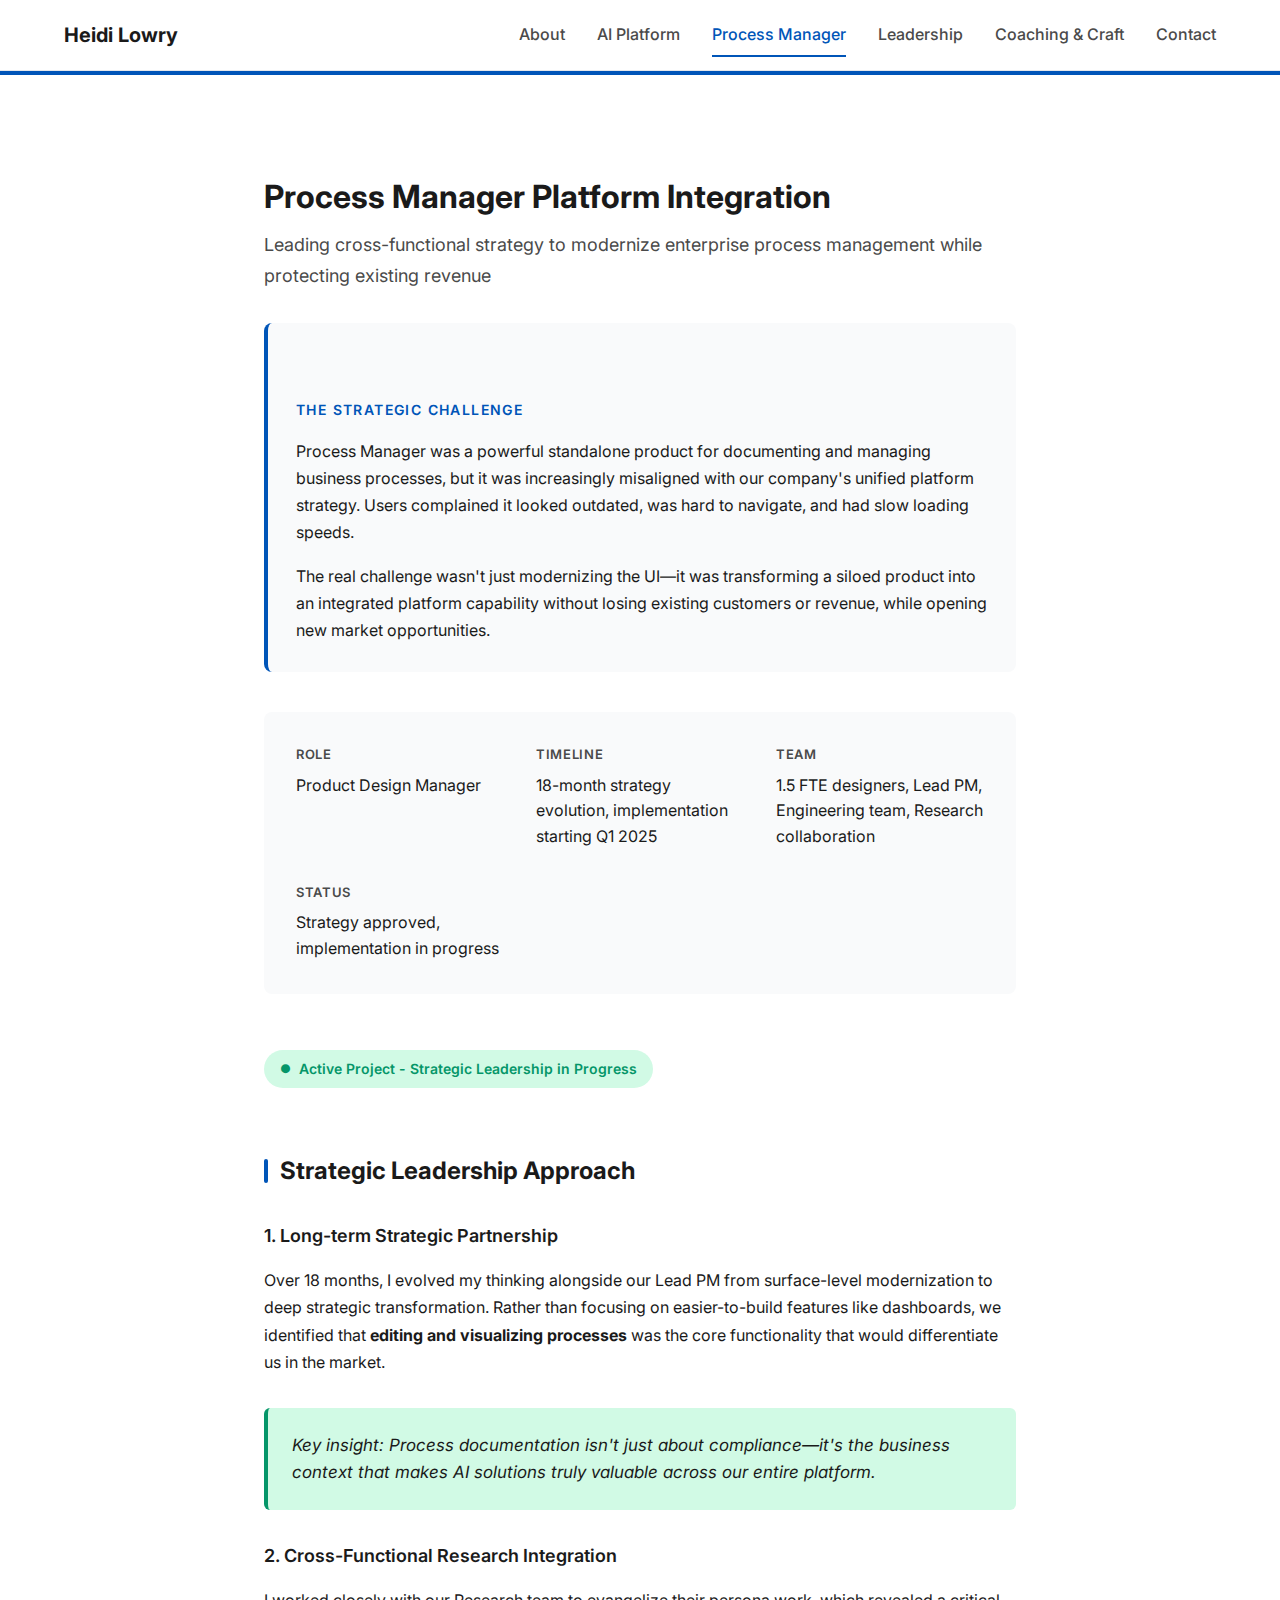
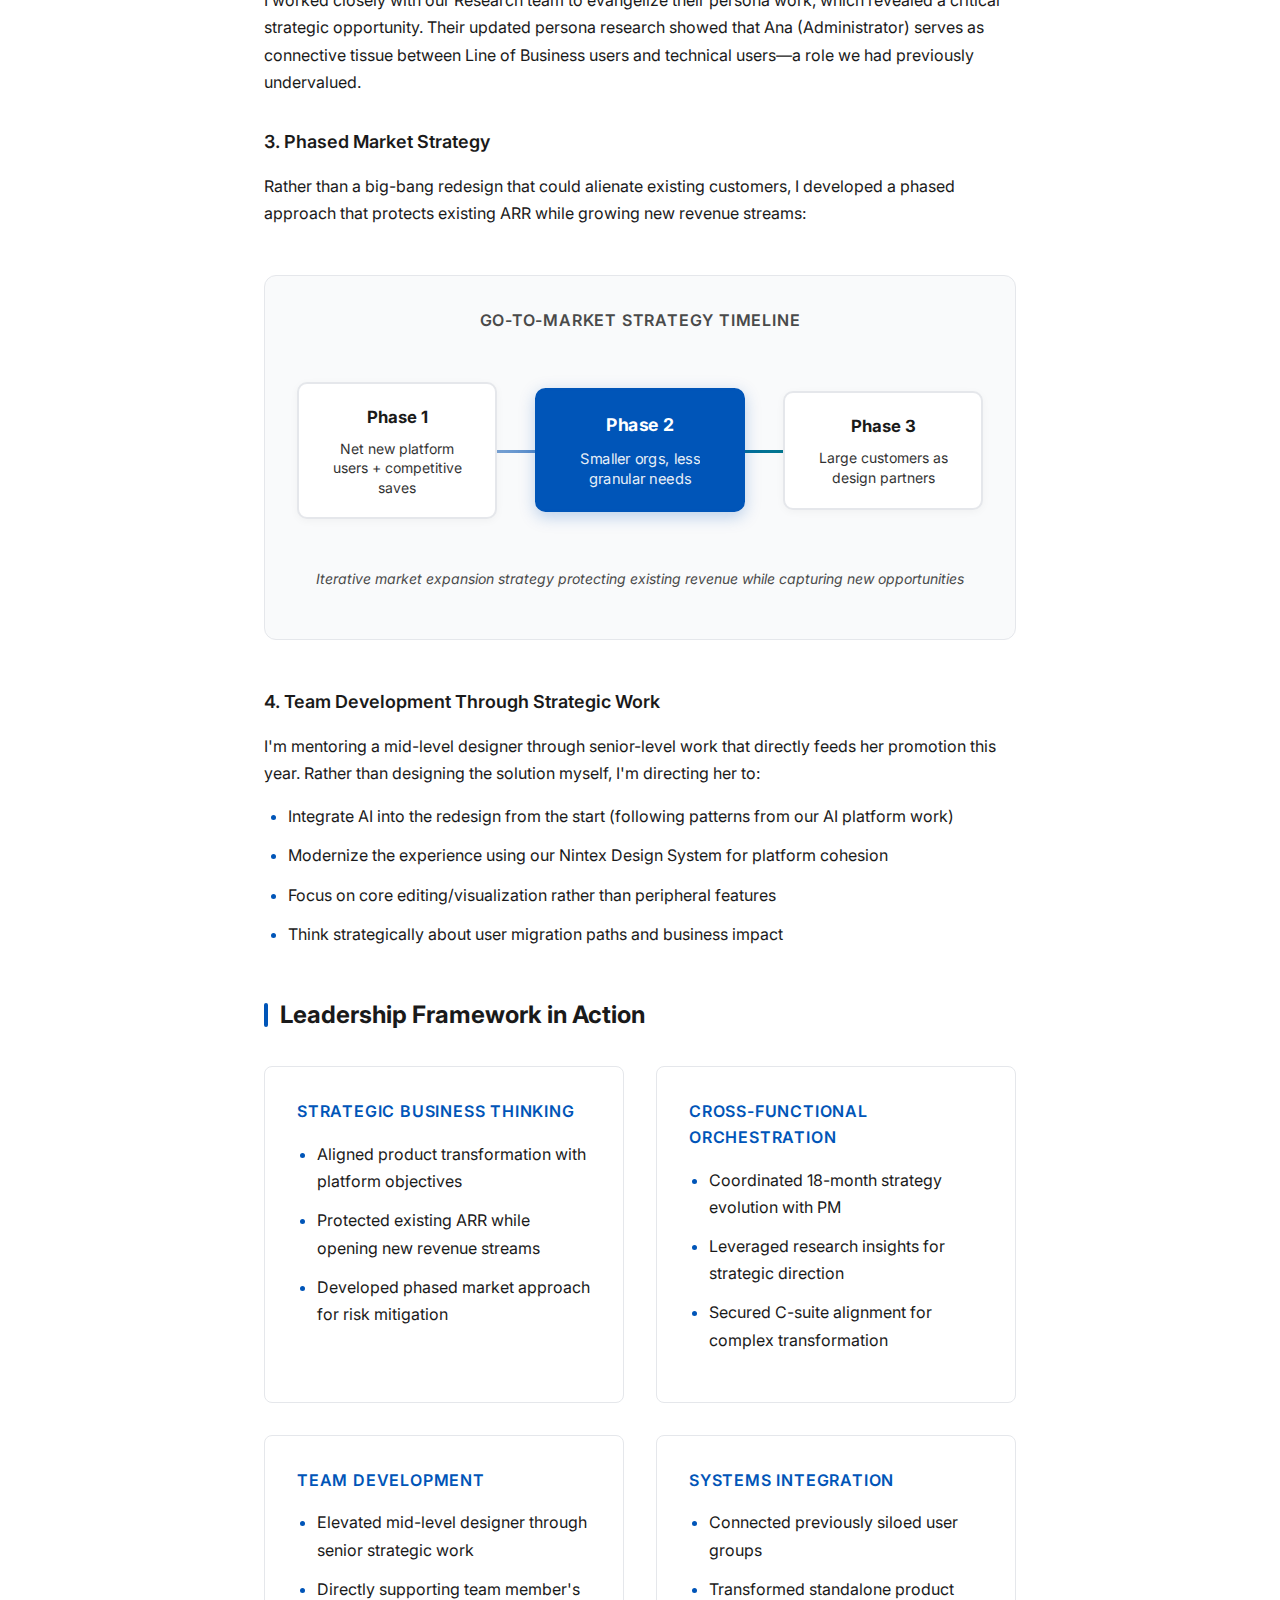
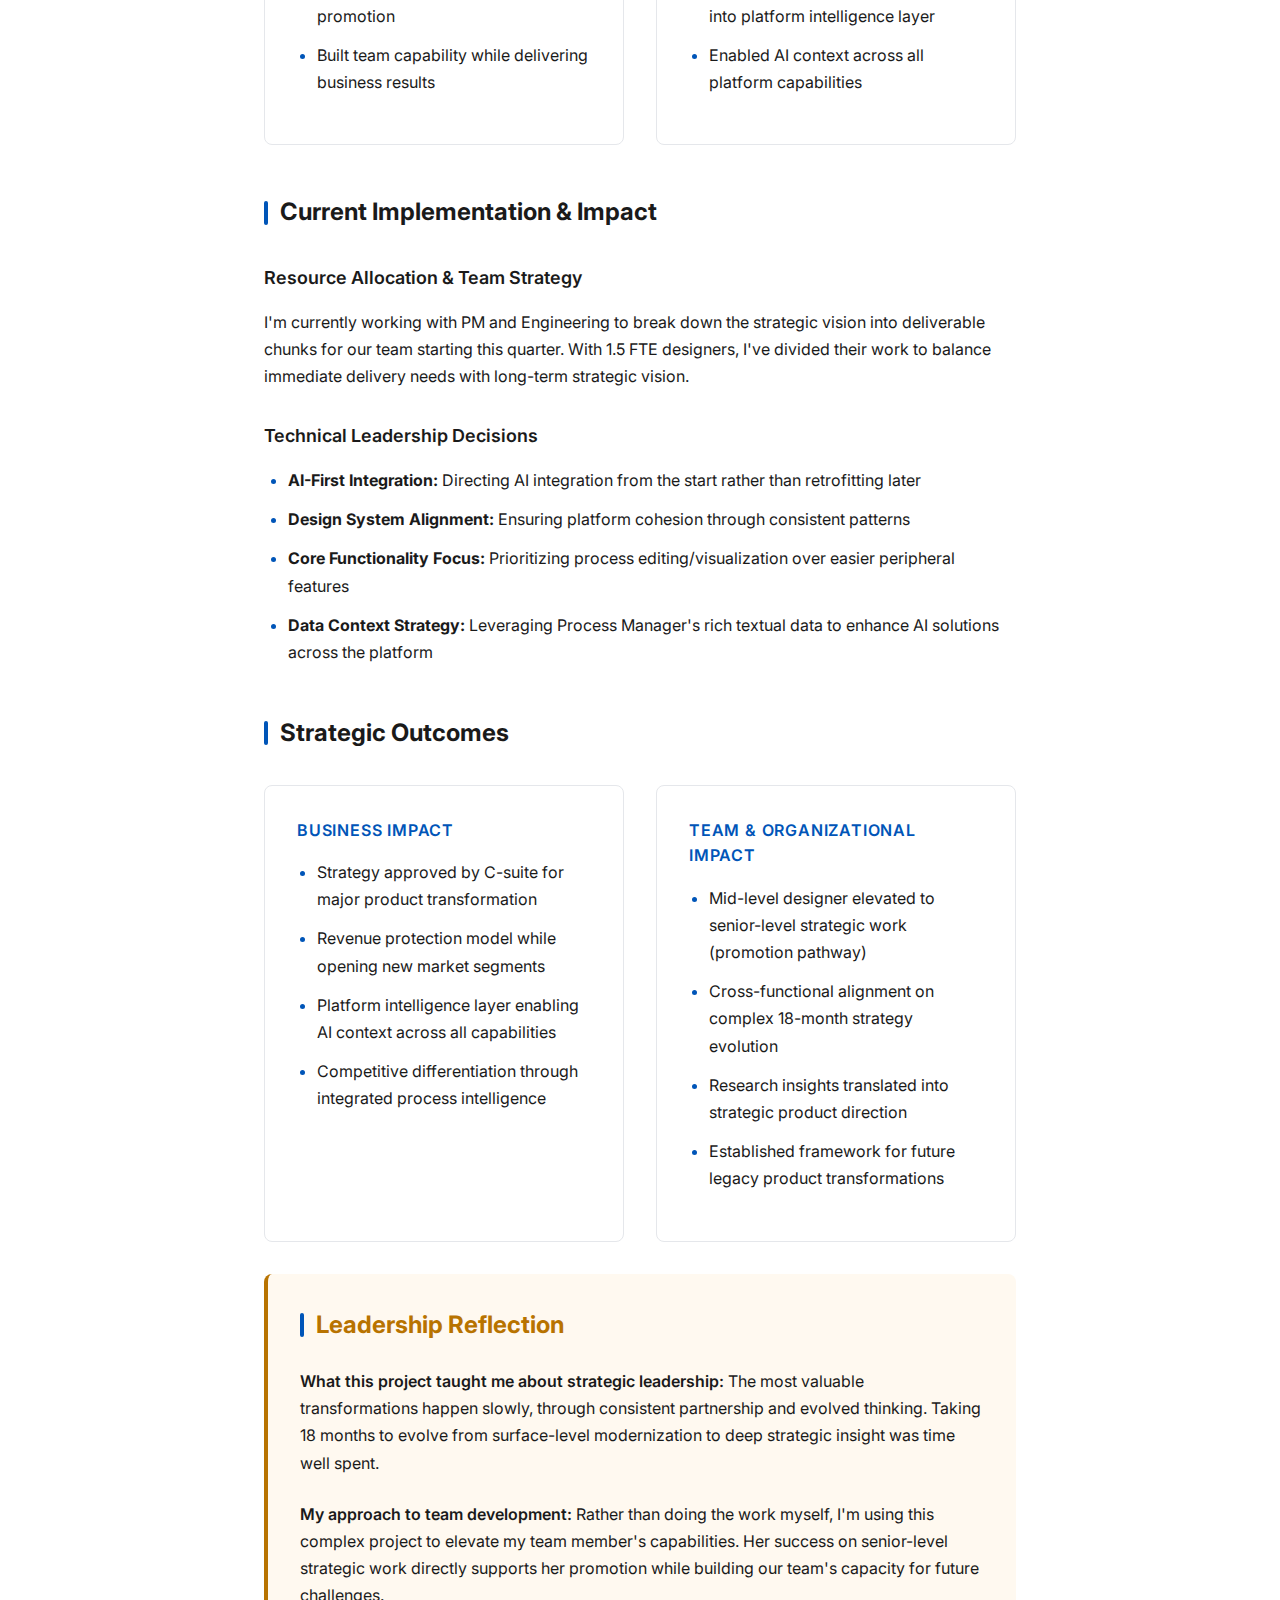
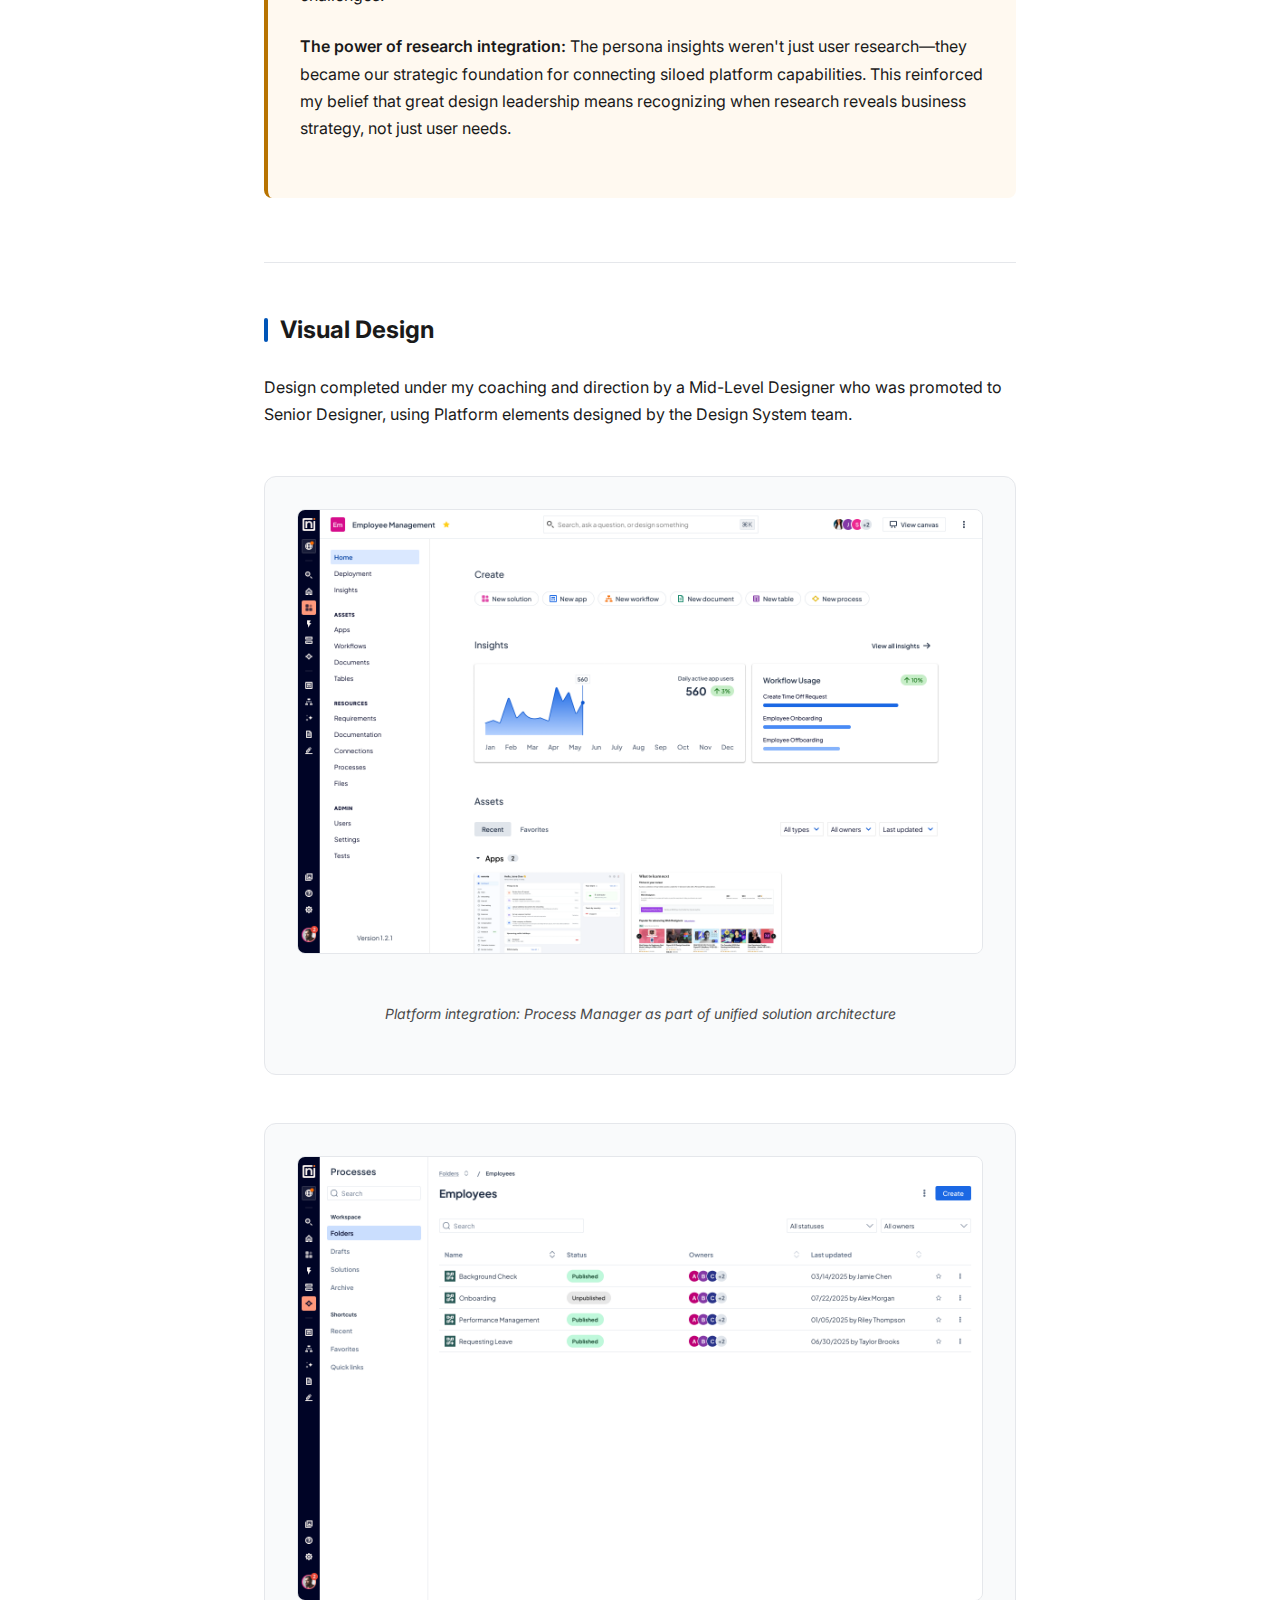
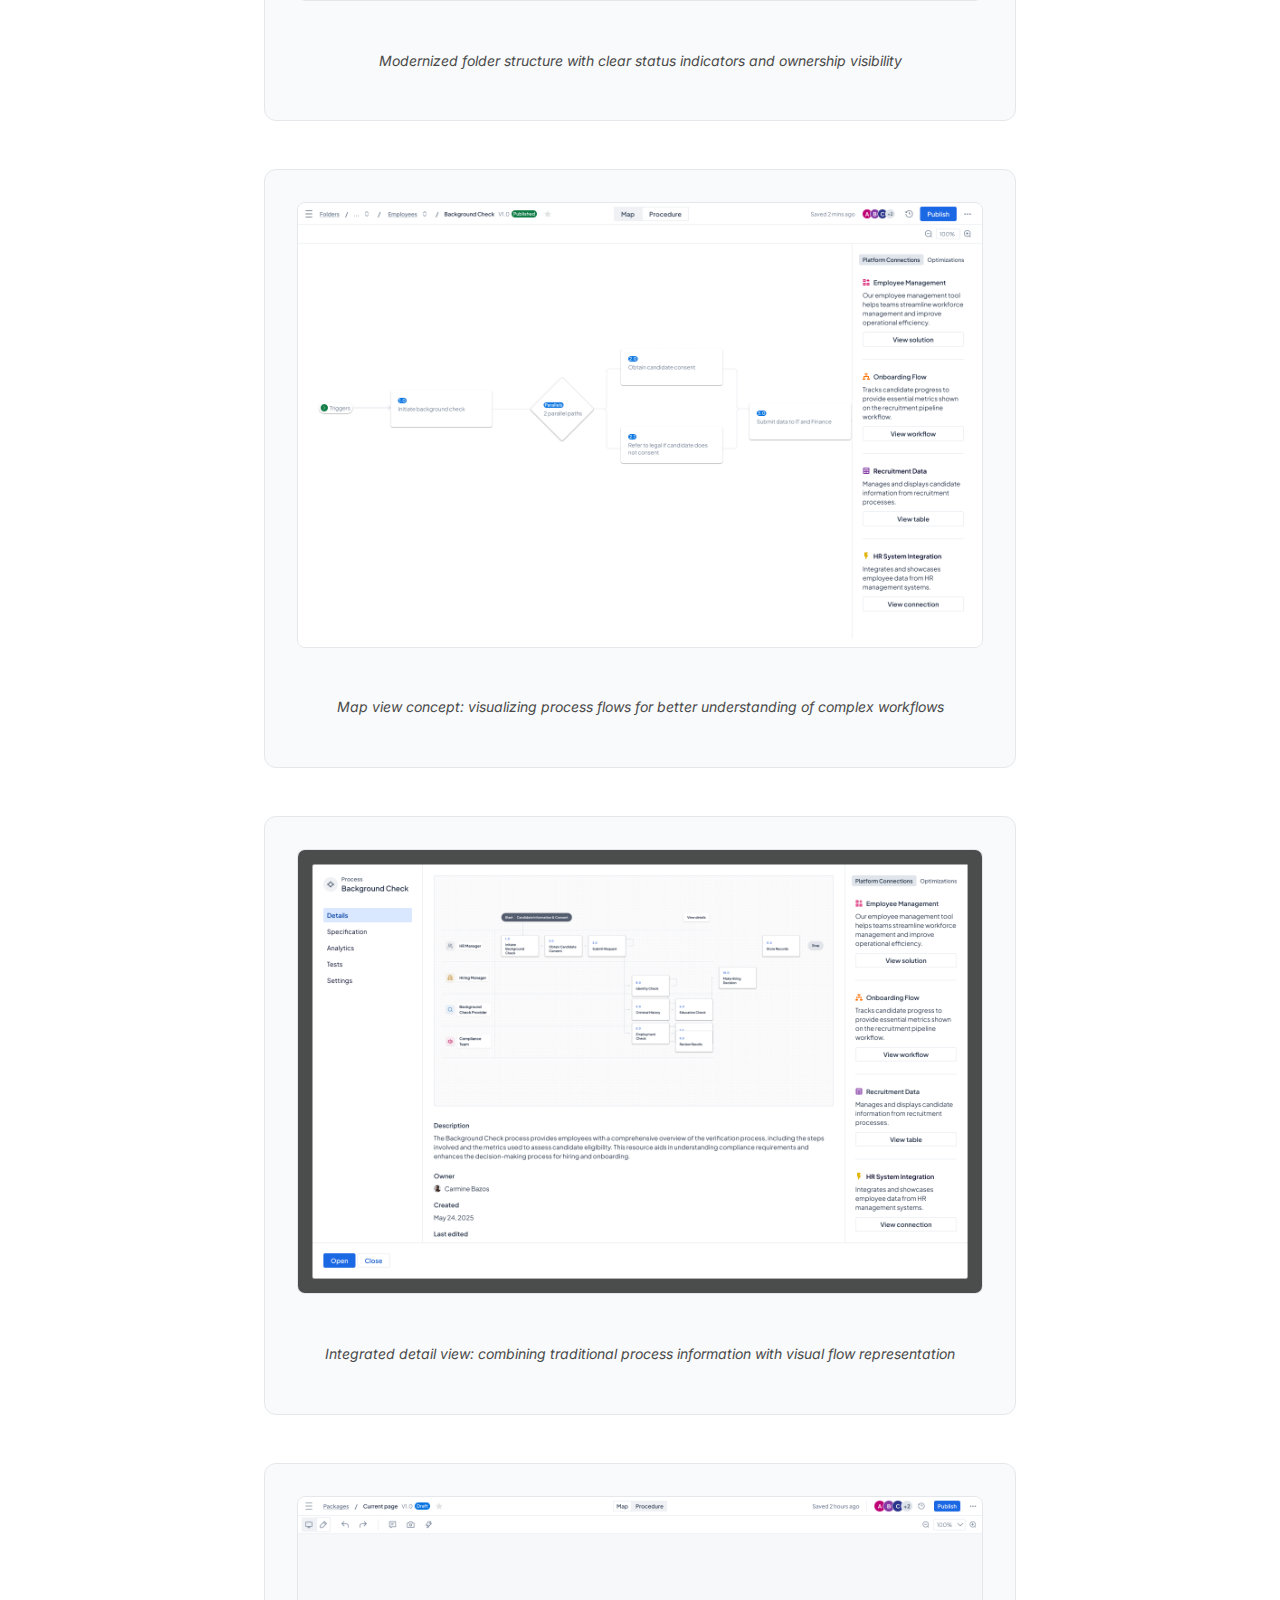
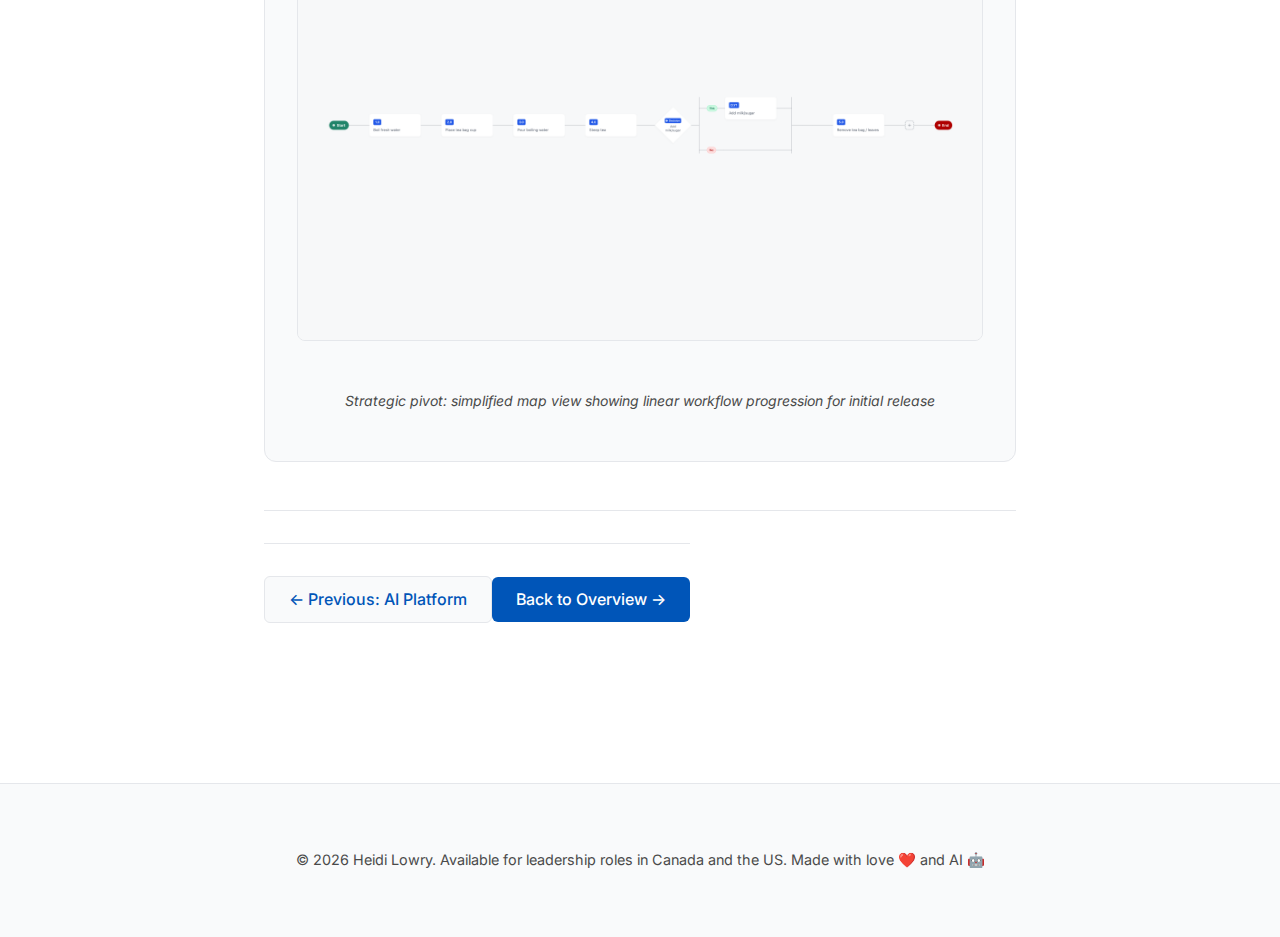
<file: process-manager.html>
<!DOCTYPE html>
<html lang="en">
<head>
    <meta charset="UTF-8">
    <meta name="viewport" content="width=device-width, initial-scale=1.0">
    <title>Process Manager Integration - Heidi Lowry</title>
    <link rel="stylesheet" href="style.css">
</head>
<body>
    <nav class="nav">
        <div class="nav-container">
            <a href="index.html" class="nav-brand">Heidi Lowry</a>
            <div class="nav-links">
                <a href="index.html" class="nav-link">About</a>
                <a href="ai-platform.html" class="nav-link">AI Platform</a>
                <a href="process-manager.html" class="nav-link active">Process Manager</a>
                <a href="leadership.html" class="nav-link">Leadership</a>
                <a href="design-coaching.html" class="nav-link">Coaching & Craft</a>
                <a href="mailto:heidi.lowry@gmail.com" class="nav-link">Contact</a>
            </div>
        </div>
    </nav>

    <div class="accent-bar"></div>
    
    <div class="container">
        <!-- Case Study -->
        <section class="case-study">
            <h2>Process Manager Platform Integration</h2>
            <p class="subtitle">Leading cross-functional strategy to modernize enterprise process management while protecting existing revenue</p>
            
            <div class="challenge">
                <h3>The Strategic Challenge</h3>
                <p>Process Manager was a powerful standalone product for documenting and managing business processes, but it was increasingly misaligned with our company's unified platform strategy. Users complained it looked outdated, was hard to navigate, and had slow loading speeds.</p>
                <p>The real challenge wasn't just modernizing the UI—it was transforming a siloed product into an integrated platform capability without losing existing customers or revenue, while opening new market opportunities.</p>
            </div>
            
            <div class="metadata">
                <div class="metadata-item">
                    <strong>Role</strong>
                    <span>Product Design Manager</span>
                </div>
                <div class="metadata-item">
                    <strong>Timeline</strong>
                    <span>18-month strategy evolution, implementation starting Q1 2025</span>
                </div>
                <div class="metadata-item">
                    <strong>Team</strong>
                    <span>1.5 FTE designers, Lead PM, Engineering team, Research collaboration</span>
                </div>
                <div class="metadata-item">
                    <strong>Status</strong>
                    <span>Strategy approved, implementation in progress</span>
                </div>
            </div>
            
            <div class="status-badge">
                Active Project - Strategic Leadership in Progress
            </div>
            
            <h3>Strategic Leadership Approach</h3>
            
            <h4>1. Long-term Strategic Partnership</h4>
            <p>Over 18 months, I evolved my thinking alongside our Lead PM from surface-level modernization to deep strategic transformation. Rather than focusing on easier-to-build features like dashboards, we identified that <strong>editing and visualizing processes</strong> was the core functionality that would differentiate us in the market.</p>
            
            <div class="key-insight">
                Key insight: Process documentation isn't just about compliance—it's the business context that makes AI solutions truly valuable across our entire platform.
            </div>
            
            <h4>2. Cross-Functional Research Integration</h4>
            <p>I worked closely with our Research team to evangelize their persona work, which revealed a critical strategic opportunity. Their updated persona research showed that Ana (Administrator) serves as connective tissue between Line of Business users and technical users—a role we had previously undervalued.</p>
            
            <h4>3. Phased Market Strategy</h4>
            <p>Rather than a big-bang redesign that could alienate existing customers, I developed a phased approach that protects existing ARR while growing new revenue streams:</p>
            
  <!-- Strategic Timeline -->
            <div class="design-artifact">
                <div class="diagram-title">Go-to-Market Strategy Timeline</div>
                <div class="strategy-timeline">
                    <div class="timeline-phase">
                        <div class="phase-title">Phase 1</div>
                        <div class="phase-desc">Net new platform users + competitive saves</div>
                    </div>
                    <div class="timeline-phase current">
                        <div class="phase-title">Phase 2</div>
                        <div class="phase-desc">Smaller orgs, less granular needs</div>
                    </div>
                    <div class="timeline-phase">
                        <div class="phase-title">Phase 3</div>
                        <div class="phase-desc">Large customers as design partners</div>
                    </div>
                </div>
                <p class="caption">Iterative market expansion strategy protecting existing revenue while capturing new opportunities</p>
            </div>
            
            <h4>4. Team Development Through Strategic Work</h4>
            <p>I'm mentoring a mid-level designer through senior-level work that directly feeds her promotion this year. Rather than designing the solution myself, I'm directing her to:</p>
            <ul>
                <li>Integrate AI into the redesign from the start (following patterns from our AI platform work)</li>
                <li>Modernize the experience using our Nintex Design System for platform cohesion</li>
                <li>Focus on core editing/visualization rather than peripheral features</li>
                <li>Think strategically about user migration paths and business impact</li>
            </ul>
            
            <h3>Leadership Framework in Action</h3>
            
            <div class="impact-grid">
                <div class="impact-item">
                    <h4>Strategic Business Thinking</h4>
                    <ul>
                        <li>Aligned product transformation with platform objectives</li>
                        <li>Protected existing ARR while opening new revenue streams</li>
                        <li>Developed phased market approach for risk mitigation</li>
                    </ul>
                </div>
                <div class="impact-item">
                    <h4>Cross-Functional Orchestration</h4>
                    <ul>
                        <li>Coordinated 18-month strategy evolution with PM</li>
                        <li>Leveraged research insights for strategic direction</li>
                        <li>Secured C-suite alignment for complex transformation</li>
                    </ul>
                </div>
                <div class="impact-item">
                    <h4>Team Development</h4>
                    <ul>
                        <li>Elevated mid-level designer through senior strategic work</li>
                        <li>Directly supporting team member's promotion</li>
                        <li>Built team capability while delivering business results</li>
                    </ul>
                </div>
                <div class="impact-item">
                    <h4>Systems Integration</h4>
                    <ul>
                        <li>Connected previously siloed user groups</li>
                        <li>Transformed standalone product into platform intelligence layer</li>
                        <li>Enabled AI context across all platform capabilities</li>
                    </ul>
                </div>
            </div>
            
            <h3>Current Implementation & Impact</h3>
            
            <h4>Resource Allocation & Team Strategy</h4>
            <p>I'm currently working with PM and Engineering to break down the strategic vision into deliverable chunks for our team starting this quarter. With 1.5 FTE designers, I've divided their work to balance immediate delivery needs with long-term strategic vision.</p>
            
            <h4>Technical Leadership Decisions</h4>
            <ul>
                <li><strong>AI-First Integration:</strong> Directing AI integration from the start rather than retrofitting later</li>
                <li><strong>Design System Alignment:</strong> Ensuring platform cohesion through consistent patterns</li>
                <li><strong>Core Functionality Focus:</strong> Prioritizing process editing/visualization over easier peripheral features</li>
                <li><strong>Data Context Strategy:</strong> Leveraging Process Manager's rich textual data to enhance AI solutions across the platform</li>
            </ul>
            
            <h3>Strategic Outcomes</h3>
            
            <div class="impact-grid">
                <div class="impact-item">
                    <h4>Business Impact</h4>
                    <ul>
                        <li>Strategy approved by C-suite for major product transformation</li>
                        <li>Revenue protection model while opening new market segments</li>
                        <li>Platform intelligence layer enabling AI context across all capabilities</li>
                        <li>Competitive differentiation through integrated process intelligence</li>
                    </ul>
                </div>
                <div class="impact-item">
                    <h4>Team & Organizational Impact</h4>
                    <ul>
                        <li>Mid-level designer elevated to senior-level strategic work (promotion pathway)</li>
                        <li>Cross-functional alignment on complex 18-month strategy evolution</li>
                        <li>Research insights translated into strategic product direction</li>
                        <li>Established framework for future legacy product transformations</li>
                    </ul>
                </div>
            </div>
            
            <div class="reflection-section">
                <h3>Leadership Reflection</h3>
                <p><strong>What this project taught me about strategic leadership:</strong> The most valuable transformations happen slowly, through consistent partnership and evolved thinking. Taking 18 months to evolve from surface-level modernization to deep strategic insight was time well spent.</p>
                <p><strong>My approach to team development:</strong> Rather than doing the work myself, I'm using this complex project to elevate my team member's capabilities. Her success on senior-level strategic work directly supports her promotion while building our team's capacity for future challenges.</p>
                <p><strong>The power of research integration:</strong> The persona insights weren't just user research—they became our strategic foundation for connecting siloed platform capabilities. This reinforced my belief that great design leadership means recognizing when research reveals business strategy, not just user needs.</p>
            </div>
        </section>
        <!-- Visual Design Examples -->
<section class="visual-examples">
    <h3>Visual Design</h3>
        <p>Design completed under my coaching and direction by a Mid-Level Designer who was promoted to Senior Designer, using Platform elements designed by the Design System team.</p>
    
    <div class="design-artifact">
        <img src="images/process-solutions.png" alt="Solutions home page with platform navigation" style="width: 100%; border-radius: 8px; border: 1px solid var(--border); margin-bottom: 1rem;">
        <p class="caption">Platform integration: Process Manager as part of unified solution architecture</p>
    </div>

    <div class="design-artifact">
        <img src="images/process-employees.png" alt="Employees folder showing process list" style="width: 100%; border-radius: 8px; border: 1px solid var(--border); margin-bottom: 1rem;">
        <p class="caption">Modernized folder structure with clear status indicators and ownership visibility</p>
    </div>

    <div class="design-artifact">
        <img src="images/process-canvas.png" alt="Process map canvas with workflow visualization" style="width: 100%; border-radius: 8px; border: 1px solid var(--border); margin-bottom: 1rem;">
        <p class="caption">Map view concept: visualizing process flows for better understanding of complex workflows</p>
    </div>

    <div class="design-artifact">
        <img src="images/process-detail.png" alt="Process detail view with embedded map" style="width: 100%; border-radius: 8px; border: 1px solid var(--border); margin-bottom: 1rem;">
        <p class="caption">Integrated detail view: combining traditional process information with visual flow representation</p>
    </div>

    <div class="design-artifact">
        <img src="images/process-map-view.png" alt="Simple workflow sequence visualization" style="width: 100%; border-radius: 8px; border: 1px solid var(--border); margin-bottom: 1rem;">
        <p class="caption">Strategic pivot: simplified map view showing linear workflow progression for initial release</p>
    </div>
</section>

        
        <!-- Navigation to other case studies -->
        <section class="case-navigation">
            <div style="display: flex; justify-content: space-between; align-items: center; padding: 2rem 0; border-top: 1px solid var(--border);">
                <a href="ai-platform.html" class="btn btn-secondary">← Previous: AI Platform</a>
                <a href="index.html" class="btn btn-primary">Back to Overview →</a>
            </div>
        </section>
    </div>

    <footer class="footer">
        <div class="container">
            <p>&copy; 2026 Heidi Lowry. Available for leadership roles in Canada and the US. Made with love ❤️ and AI 🤖</p>
        </div>
    </footer>
</body>
</html>
</file>
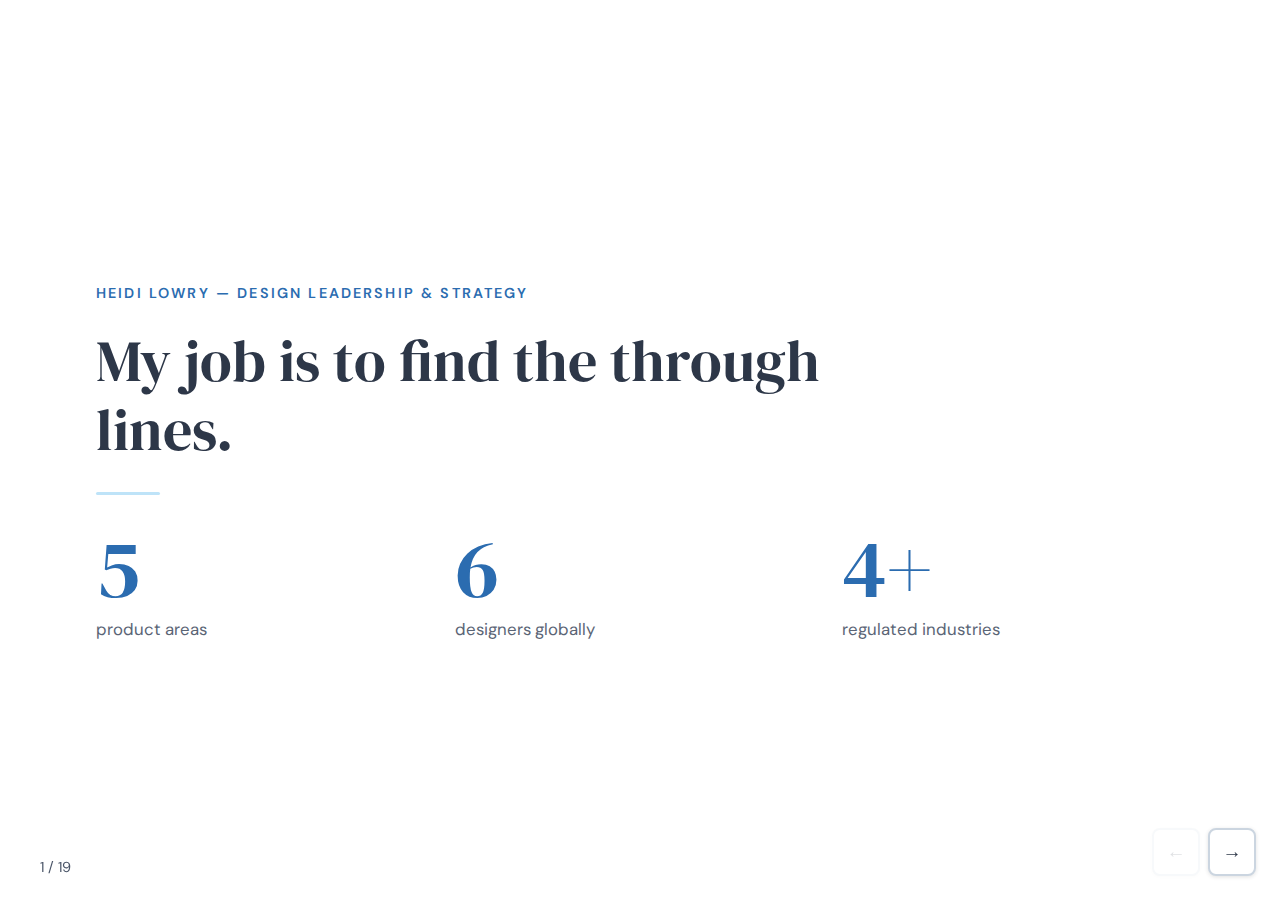
<file: think-session.html>
<!DOCTYPE html>
<html lang="en">
<head>
  <meta charset="UTF-8">
  <meta name="viewport" content="width=device-width, initial-scale=1.0">
  <meta name="robots" content="noindex, nofollow">
  <meta name="googlebot" content="noindex, nofollow">
  <meta http-equiv="X-Robots-Tag" content="noindex, nofollow">
  <title>Think Company — Heidi Lowry</title>
  <link rel="preconnect" href="https://fonts.googleapis.com">
  <link rel="preconnect" href="https://fonts.gstatic.com" crossorigin>
  <link href="https://fonts.googleapis.com/css2?family=DM+Sans:ital,opsz,wght@0,9..40,300;0,9..40,400;0,9..40,500;1,9..40,400&family=DM+Serif+Display:ital@0;1&display=swap" rel="stylesheet">
  <style>
    *, *::before, *::after {
      box-sizing: border-box;
      margin: 0;
      padding: 0;
    }

    body {
      font-family: 'DM Sans', sans-serif;
      background: white;
      color: #2d3748;
      overflow: hidden;
      height: 100vh;
      width: 100vw;
    }

    #slides-container {
      position: relative;
      width: 100%;
      height: 100vh;
    }

    .slide {
      position: absolute;
      top: 0;
      left: 0;
      width: 100%;
      height: 100vh;
      display: flex;
      flex-direction: column;
      opacity: 0;
      transition: opacity 0.35s ease;
      pointer-events: none;
    }

    .slide.active {
      opacity: 1;
      pointer-events: auto;
    }

    .scenario-top-border {
      height: 4px;
      background: #bee3f8;
      flex-shrink: 0;
    }

    .scenario-label {
      position: absolute;
      top: 1.75rem;
      left: 3rem;
      font-size: 0.85rem;
      font-weight: 600;
      letter-spacing: 0.18em;
      text-transform: uppercase;
      color: #2b6cb0;
    }

    .slide-content {
      flex: 1;
      display: flex;
      flex-direction: column;
      justify-content: center;
      padding: 4rem 6rem;
      padding-top: 5.5rem;
    }

    .slide-content.centered {
      align-items: center;
      text-align: center;
    }

    h1 {
      font-family: 'DM Serif Display', serif;
      font-size: clamp(2.6rem, 4.5vw, 4.4rem);
      line-height: 1.2;
      color: #2d3748;
      max-width: 760px;
      font-weight: 400;
    }

    .slide-content.centered h1 {
      max-width: 820px;
    }

    .tagline {
      font-family: 'DM Sans', sans-serif;
      font-size: clamp(1.1rem, 1.8vw, 1.35rem);
      color: #5a6475;
      margin-top: 1.5rem;
      max-width: 580px;
      line-height: 1.7;
    }

    .slide-content.centered .tagline {
      max-width: 640px;
    }

    #slide-counter {
      position: fixed;
      bottom: 1.5rem;
      left: 2.5rem;
      font-size: 0.9rem;
      color: #4a5568;
      font-family: 'DM Sans', sans-serif;
      z-index: 100;
    }

    /* Blue frame slides (3 and 19) */
    .slide-blue {
      background: #2b6cb0;
    }
    .slide-blue h1 {
      color: white;
    }
    .slide-blue .tagline {
      color: rgba(255, 255, 255, 0.95);
    }
    .slide-blue .scenario-label {
      color: rgba(255,255,255,1);
    }
    /* Slide 18 callback lines */
    .callback-lines {
      margin-top: 2.5rem;
      display: flex;
      flex-direction: column;
      gap: 2rem;
    }
    .callback-line {
      font-family: 'DM Sans', sans-serif;
      font-size: 1.45rem;
      color: #2d3748;
      line-height: 1.5;
      max-width: 680px;
      border-left: 4px solid #bee3f8;
      padding-left: 1.5rem;
    }

    /* Artifact slide headlines */
    .h1-artifact {
      font-size: clamp(1.9rem, 3.2vw, 2.8rem);
    }

    #btn-prev,
    #btn-next {
      position: fixed;
      bottom: 1.5rem;
      background: white;
      border: 2px solid #a0aec0;
      border-radius: 8px;
      color: #2d3748;
      font-size: 1.2rem;
      width: 3rem;
      height: 3rem;
      cursor: pointer;
      display: flex;
      align-items: center;
      justify-content: center;
      z-index: 100;
      box-shadow: 0 1px 4px rgba(0,0,0,0.12);
      transition: background 0.15s ease,
                  color 0.15s ease,
                  border-color 0.15s ease,
                  opacity 0.15s ease;
      opacity: 1;
    }

    #btn-prev:hover,
    #btn-next:hover {
      background: #2b6cb0;
      color: white;
      border-color: #2b6cb0;
      opacity: 1;
    }

    #btn-prev {
      right: 5rem;
    }

    #btn-next {
      right: 1.5rem;
    }

    #btn-prev:disabled,
    #btn-next:disabled {
      opacity: 0.15;
      cursor: default;
      pointer-events: none;
    }

    @media print {
      #slide-counter { display: none; }
      #btn-prev, #btn-next { display: none; }
      body { overflow: auto; height: auto; }
      #slides-container { height: auto; }
      .slide {
        opacity: 1 !important;
        position: relative !important;
        pointer-events: auto !important;
        page-break-after: always;
        height: 100vh;
      }
    }
  </style>
</head>
<body>

<div id="slides-container">

  <!-- Slide 1: OPEN -->
  <div class="slide active" id="slide-1">
    <div class="slide-content">
      <p style="font-family:'DM Sans',sans-serif; font-size:0.9rem; font-weight:600; letter-spacing:0.15em; text-transform:uppercase; color:#2b6cb0; margin-bottom:1.5rem;">Heidi Lowry — Design Leadership & Strategy</p>
      <h1>My job is to find the through lines.</h1>
      <div style="width:64px; height:3px; background:#bee3f8; border-radius:2px; margin:1.75rem 0;"></div>
      <div style="display:grid; grid-template-columns:repeat(3,auto); gap:0 4rem; align-items:start;">
        <div>
          <div style="font-family:'DM Serif Display',serif; font-size:5.2rem; color:#2b6cb0; line-height:1.1;">5</div>
          <div style="font-family:'DM Sans',sans-serif; font-size:1.05rem; color:#5a6475; margin-top:0.25rem;">product areas</div>
        </div>
        <div>
          <div style="font-family:'DM Serif Display',serif; font-size:5.2rem; color:#2b6cb0; line-height:1.1;">6</div>
          <div style="font-family:'DM Sans',sans-serif; font-size:1.05rem; color:#5a6475; margin-top:0.25rem;">designers globally</div>
        </div>
        <div>
          <div style="font-family:'DM Serif Display',serif; font-size:5.2rem; color:#2b6cb0; line-height:1.1;">4+</div>
          <div style="font-family:'DM Sans',sans-serif; font-size:1.05rem; color:#5a6475; margin-top:0.25rem;">regulated industries</div>
        </div>
      </div>
    </div>
  </div>

  <!-- Slide 2: BRIDGE -->
  <div class="slide" id="slide-2">
    <div class="slide-content" style="display:grid; grid-template-columns:55% 1fr; gap:0; align-items:center; padding-top:5.5rem;">
      <div style="padding-right:4rem; border-right:1.5px solid #e2e8f0;">
        <p style="font-family:'DM Sans',sans-serif; font-size:0.85rem; font-weight:600; letter-spacing:0.15em; text-transform:uppercase; color:#2b6cb0; margin-bottom:1.5rem;">The Through Line</p>
        <p style="font-family:'DM Sans',sans-serif; font-size:1.1rem; color:#5a6475; max-width:600px; line-height:1.7;">UX strategy is synthesis — bringing research, design, content, and product thinking into a coherent point of view a client can act on. My job is to build the team and conditions that make that synthesis possible.</p>
        <p style="font-family:'DM Sans',sans-serif; font-size:1.1rem; color:#2b6cb0; max-width:600px; line-height:1.7; font-weight:500; margin-top:0.75rem;">But you can't find the through lines if people aren't telling you what's actually happening. The synthesis only works if the information is honest.</p>
        <div style="width:48px; height:3px; background:#bee3f8; border-radius:2px; margin-top:2rem;"></div>
      </div>
      <div style="padding-left:4rem; display:flex; flex-direction:column; justify-content:center; gap:2rem;">
        <div>
          <div style="font-family:'DM Serif Display',serif; font-size:3.5rem; color:#2b6cb0; line-height:1;">3</div>
          <div style="font-family:'DM Sans',sans-serif; font-size:1rem; color:#5a6475; margin-top:0.4rem;">scenarios</div>
          <div style="font-family:'DM Sans',sans-serif; font-size:0.85rem; color:#4a5568;">one through-line</div>
        </div>
        <div>
          <div style="font-family:'DM Serif Display',serif; font-size:3.5rem; color:#2b6cb0; line-height:1;">30</div>
          <div style="font-family:'DM Sans',sans-serif; font-size:1rem; color:#5a6475; margin-top:0.4rem;">minutes</div>
          <div style="font-family:'DM Sans',sans-serif; font-size:0.85rem; color:#4a5568;">to show you how I think</div>
        </div>
        <div>
          <div style="font-family:'DM Serif Display',serif; font-size:3.5rem; color:#2b6cb0; line-height:1;">1</div>
          <div style="font-family:'DM Sans',sans-serif; font-size:1rem; color:#5a6475; margin-top:0.4rem;">instinct</div>
          <div style="font-family:'DM Sans',sans-serif; font-size:0.85rem; color:#4a5568;">everything else follows from it</div>
        </div>
      </div>
    </div>
  </div>

  <!-- Slide 3: OPEN -->
  <div class="slide slide-blue" id="slide-3">
    <div class="slide-content">
      <h1 style="font-size:clamp(3rem,5.5vw,5rem);">Build an environment where people can tell you the truth.</h1>
      <p class="tagline">When they can, everything else follows.</p>
      <div style="margin-top:3rem; padding:2rem 2.5rem; background:rgba(0,0,0,0.15); border-radius:12px; max-width:600px; border-left:4px solid rgba(255,255,255,0.4);">
        <p style="font-family:'DM Serif Display',serif; font-size:1.4rem; font-style:italic; color:white; line-height:1.6; margin:0;">"Everything I'm going to show you today comes back to this one thing."</p>
      </div>
    </div>
  </div>

  <!-- Slide 4: SCENARIO 1 Opener -->
  <div class="slide" id="slide-4" style="display:flex; flex-direction:row; height:100vh; overflow:hidden;">
    <div style="width:38%; background:#1a365d; display:flex; flex-direction:column; justify-content:center; align-items:center; padding:3rem 2.5rem; flex-shrink:0; position:relative;">
      <div style="font-family:'DM Serif Display',serif; font-size:clamp(6rem,12vw,10rem); color:white; opacity:0.9; line-height:1; margin-bottom:1.5rem;">01</div>
      <div style="width:40px; height:2px; background:rgba(255,255,255,0.3); margin:0 auto 1.5rem;"></div>
      <div style="font-family:'DM Sans',sans-serif; font-size:0.8rem; font-weight:600; letter-spacing:0.2em; text-transform:uppercase; color:rgba(255,255,255,0.7); text-align:center;">Career Progression</div>
    </div>
    <div style="flex:1; background:white; display:flex; flex-direction:column; justify-content:center; padding:4rem 5rem; position:relative;">
      <div style="position:absolute; top:2rem; left:5rem; font-family:'DM Sans',sans-serif; font-size:0.85rem; font-weight:600; letter-spacing:0.18em; text-transform:uppercase; color:#2b6cb0;">Scenario 1 — Career Progression</div>
      <h1 style="font-size:clamp(3rem,5vw,5rem); max-width:580px; margin-bottom:1.5rem;">She told me she was being overlooked.</h1>
      <p style="font-family:'DM Sans',sans-serif; font-size:clamp(1.1rem,1.8vw,1.35rem); color:#4a5568; line-height:1.7; max-width:500px;">I heard it. She got promoted.</p>
    </div>
  </div>

  <!-- Slide 5: SCENARIO 1 -->
  <div class="slide" id="slide-5">
    <div class="scenario-top-border"></div>
    <div class="scenario-label">Scenario 1 — Career Progression</div>
    <div class="slide-content">
      <h1>Easy to overlook someone who never creates problems.</h1>
      <div style="width:48px; height:3px; background:#bee3f8; border-radius:2px; margin:2rem 0;"></div>
      <p style="font-family:'DM Serif Display',serif; font-size:clamp(1.7rem,3vw,2.5rem); color:#4a5568; font-style:italic; max-width:600px; line-height:1.5;">"She was dependable, so I was moving on. I was looking for fires. She wasn't one."</p>
      <p style="font-family:'DM Sans',sans-serif; font-size:1rem; color:#4a5568; margin-top:1.25rem;">The kind of profile organizational systems tend to overlook.</p>
    </div>
  </div>

  <!-- Slide 6: SCENARIO 1 -->
  <div class="slide" id="slide-6">
    <div class="scenario-top-border"></div>
    <div class="scenario-label">Scenario 1 — Career Progression</div>
    <div class="slide-content">
      <h1>Visibility problems are a manager's problem to solve.</h1>
      <div style="max-width:760px; margin-top:2rem; display:grid; grid-template-columns:1fr 1fr; gap:3rem; border-top:1.5px solid #e2e8f0; padding-top:2rem;">
        <div>
          <div style="font-size:0.78rem; font-weight:600; letter-spacing:0.15em; text-transform:uppercase; color:#2b6cb0; margin-bottom:0.75rem;">The Gap</div>
          <p style="font-family:'DM Sans',sans-serif; font-size:1.1rem; color:#4a5568; line-height:1.7;">Already hitting 80% of the senior rubric. The remaining 20% wasn't capability — it was visibility. Presence in rooms. Confidence trusting her own opinions out loud.</p>
        </div>
        <div>
          <div style="font-size:0.78rem; font-weight:600; letter-spacing:0.15em; text-transform:uppercase; color:#2b6cb0; margin-bottom:0.75rem;">My Mistake</div>
          <p style="font-family:'DM Sans',sans-serif; font-size:1.1rem; color:#4a5568; line-height:1.7;">I had accidentally withheld the opportunities that would have built that. The work was there. The stage wasn't.</p>
        </div>
      </div>
    </div>
  </div>

  <!-- Slide 7: SCENARIO 1 Close -->
  <div class="slide" id="slide-7">
    <div class="scenario-top-border"></div>
    <div class="scenario-label">Scenario 1 — Career Progression</div>
    <div class="slide-content">
      <h1>She got promoted. The system is what endures.</h1>
      <div style="max-width:720px; margin-top:2rem;">
        <div style="display:grid; grid-template-columns:56px 1fr 1.5fr; align-items:center; gap:0 2.5rem; padding:1.25rem 0; border-top:1.5px solid #e2e8f0;">
          <span style="font-family:'DM Serif Display',serif; font-size:1.8rem; color:#2b6cb0;">01</span>
          <span style="font-family:'DM Sans',sans-serif; font-size:1.1rem; font-weight:600; color:#2d3748;">Coach</span>
          <span style="font-family:'DM Sans',sans-serif; font-size:1.1rem; color:#5a6475; line-height:1.6;">Trust her opinions. Plan every room. Who's there, what they care about, how to land.</span>
        </div>
        <div style="display:grid; grid-template-columns:56px 1fr 1.5fr; align-items:center; gap:0 2.5rem; padding:1.25rem 0; border-top:1.5px solid #e2e8f0;">
          <span style="font-family:'DM Serif Display',serif; font-size:1.8rem; color:#2b6cb0;">02</span>
          <span style="font-family:'DM Sans',sans-serif; font-size:1.1rem; font-weight:600; color:#2d3748;">Sequence</span>
          <span style="font-family:'DM Sans',sans-serif; font-size:1.1rem; color:#5a6475; line-height:1.6;">Deliberate project choices. Build the evidence HR needs to see.</span>
        </div>
        <div style="display:grid; grid-template-columns:56px 1fr 1.5fr; align-items:center; gap:0 2.5rem; padding:1.25rem 0; border-top:1.5px solid #e2e8f0;">
          <span style="font-family:'DM Serif Display',serif; font-size:1.8rem; color:#2b6cb0;">03</span>
          <span style="font-family:'DM Sans',sans-serif; font-size:1.1rem; font-weight:600; color:#2d3748;">Advocate</span>
          <span style="font-family:'DM Sans',sans-serif; font-size:1.1rem; color:#5a6475; line-height:1.6;">Pitch the promotion early. Get it in people's minds before it's urgent.</span>
        </div>
        <div style="display:grid; grid-template-columns:56px 1fr 1.5fr; align-items:center; gap:0 2.5rem; padding:1.25rem 0; border-top:1.5px solid #e2e8f0; border-bottom:1.5px solid #e2e8f0;">
          <span style="font-family:'DM Serif Display',serif; font-size:1.8rem; color:#2b6cb0;">04</span>
          <span style="font-family:'DM Sans',sans-serif; font-size:1.1rem; font-weight:600; color:#2d3748;">Pressure-test</span>
          <span style="font-family:'DM Sans',sans-serif; font-size:1.1rem; color:#5a6475; line-height:1.6;">AI to check my blind spots. Past review, rubric, current read. What am I missing?</span>
        </div>
      </div>
    </div>
  </div>

  <!-- Slide 8: SCENARIO 2 Opener -->
  <div class="slide" id="slide-8" style="display:flex; flex-direction:row; height:100vh; overflow:hidden;">
    <div style="width:38%; background:#1a365d; display:flex; flex-direction:column; justify-content:center; align-items:center; padding:3rem 2.5rem; flex-shrink:0; position:relative;">
      <div style="font-family:'DM Serif Display',serif; font-size:clamp(6rem,12vw,10rem); color:white; opacity:0.9; line-height:1; margin-bottom:1.5rem;">02</div>
      <div style="width:40px; height:2px; background:rgba(255,255,255,0.3); margin:0 auto 1.5rem;"></div>
      <div style="font-family:'DM Sans',sans-serif; font-size:0.8rem; font-weight:600; letter-spacing:0.2em; text-transform:uppercase; color:rgba(255,255,255,0.7); text-align:center;">Performance Management</div>
    </div>
    <div style="flex:1; background:white; display:flex; flex-direction:column; justify-content:center; padding:4rem 5rem; position:relative;">
      <div style="position:absolute; top:2rem; left:5rem; font-family:'DM Sans',sans-serif; font-size:0.85rem; font-weight:600; letter-spacing:0.18em; text-transform:uppercase; color:#2b6cb0;">Scenario 2 — Performance Management</div>
      <h1 style="font-size:clamp(3rem,5vw,5rem); max-width:580px; margin-bottom:1.5rem;">She told me what was really happening.</h1>
      <p style="font-family:'DM Sans',sans-serif; font-size:clamp(1.1rem,1.8vw,1.35rem); color:#4a5568; line-height:1.7; max-width:500px;">I heard it. Her trajectory reversed.</p>
    </div>
  </div>

  <!-- Slide 9: SCENARIO 2 -->
  <div class="slide" id="slide-9">
    <div class="scenario-top-border"></div>
    <div class="scenario-label">Scenario 2 — Performance Management</div>
    <div class="slide-content">
      <h1>It wasn't a performance problem.</h1>
      <div style="width:48px; height:3px; background:#bee3f8; border-radius:2px; margin:2rem 0;"></div>
      <div style="display:grid; grid-template-columns:repeat(3,auto); gap:0 5rem; align-items:start; max-width:700px;">
        <div>
          <div style="font-family:'DM Serif Display',serif; font-size:5rem; color:#2b6cb0; line-height:1;">1</div>
          <div style="font-family:'DM Sans',sans-serif; font-size:1.1rem; color:#5a6475; margin-top:0.4rem;">designer</div>
          <div style="font-family:'DM Sans',sans-serif; font-size:1rem; color:#4a5568;">supporting</div>
        </div>
        <div>
          <div style="font-family:'DM Serif Display',serif; font-size:5rem; color:#2b6cb0; line-height:1;">5</div>
          <div style="font-family:'DM Sans',sans-serif; font-size:1.1rem; color:#5a6475; margin-top:0.4rem;">engineering teams</div>
          <div style="font-family:'DM Sans',sans-serif; font-size:1rem; color:#4a5568;">with competing asks</div>
        </div>
        <div>
          <div style="font-family:'DM Serif Display',serif; font-size:5rem; color:#2b6cb0; line-height:1;">7</div>
          <div style="font-family:'DM Sans',sans-serif; font-size:1.1rem; color:#5a6475; margin-top:0.4rem;">communication channels</div>
          <div style="font-family:'DM Sans',sans-serif; font-size:1rem; color:#4a5568;">no priority signal</div>
        </div>
      </div>
      <p style="font-family:'DM Sans',sans-serif; font-size:1.1rem; color:#4a5568; font-style:italic; margin-top:1.5rem; max-width:560px; line-height:1.6;">Nobody had named any of that. They'd just escalated her.</p>
    </div>
  </div>

  <!-- Slide 10: SCENARIO 2 -->
  <div class="slide" id="slide-10">
    <div class="scenario-top-border"></div>
    <div class="scenario-label">Scenario 2 — Performance Management</div>
    <div class="slide-content">
      <h1>I worked both ends at once.</h1>
      <div style="max-width:760px; margin-top:2rem; display:grid; grid-template-columns:1fr 1fr; gap:0; border-top:1.5px solid #e2e8f0; padding-top:2rem;">
        <div style="border-right:1px solid #e2e8f0; padding-right:2.5rem;">
          <div style="font-size:0.78rem; font-weight:600; letter-spacing:0.15em; text-transform:uppercase; color:#2b6cb0; margin-bottom:0.75rem;">With Her</div>
          <p style="font-family:'DM Sans',sans-serif; font-size:1.1rem; color:#4a5568; line-height:1.7;">Real options, not ultimatums. Leave provisions explored under her local employment terms. She chose to stay and commit.</p>
          <p style="font-family:'DM Sans',sans-serif; font-size:1.1rem; color:#4a5568; line-height:1.7; margin-top:1rem;">Communication rubric. One channel. Weekly tracker she owned and led.</p>
        </div>
        <div style="padding-left:2.5rem;">
          <div style="font-size:0.78rem; font-weight:600; letter-spacing:0.15em; text-transform:uppercase; color:#2b6cb0; margin-bottom:0.75rem;">With the System</div>
          <p style="font-family:'DM Sans',sans-serif; font-size:1.1rem; color:#4a5568; line-height:1.7;">Named the coordination failure to the PM director. Seven channels, no priority signal. That's a coordination problem, not a designer problem.</p>
          <p style="font-family:'DM Sans',sans-serif; font-size:1.1rem; color:#4a5568; line-height:1.7; margin-top:1rem;">Fixed the structure. Not just the person.</p>
        </div>
      </div>
    </div>
  </div>

  <!-- Slide 11: SCENARIO 2 — Performance Framework -->
  <div class="slide" id="slide-11">
    <div class="scenario-top-border"></div>
    <div class="scenario-label">Scenario 2 — Performance Management</div>
    <div class="slide-content">
      <h1 class="h1-artifact">Here's what the framework actually looked like.</h1>
      <div style="max-width:988px; margin-top:1.5rem; display:flex; flex-direction:column; gap:20px;">
        <div style="background:#f7fafc; border:1px solid #e2e8f0; border-radius:8px; padding:1.3rem 1.6rem;">
          <div style="font-size:0.9rem; font-weight:600; letter-spacing:0.15em; text-transform:uppercase; color:#2b6cb0; margin-bottom:0.75rem;">Success Criteria</div>
          <div style="display:flex; flex-direction:column; gap:10px;">
            <div style="display:flex; align-items:center; gap:10px;">
              <div style="width:12px; height:12px; border-radius:50%; background:#38a169; flex-shrink:0;"></div>
              <span style="font-family:'DM Sans',sans-serif; font-size:1.1rem; color:#2d3748;">Design reviews completed and shared with PM before sprint handoff — no engineering blockers</span>
            </div>
            <div style="display:flex; align-items:center; gap:10px;">
              <div style="width:12px; height:12px; border-radius:50%; background:#d97706; flex-shrink:0;"></div>
              <span style="font-family:'DM Sans',sans-serif; font-size:1.1rem; color:#2d3748;">All requests acknowledged within one business day, even if full response requires more time</span>
            </div>
            <div style="display:flex; align-items:center; gap:10px;">
              <div style="width:12px; height:12px; border-radius:50%; background:#d97706; flex-shrink:0;"></div>
              <span style="font-family:'DM Sans',sans-serif; font-size:1.1rem; color:#2d3748;">Work tracker updated and led by designer in weekly team sync — priorities confirmed with PM</span>
            </div>
            <div style="display:flex; align-items:center; gap:10px;">
              <div style="width:12px; height:12px; border-radius:50%; background:#d97706; flex-shrink:0;"></div>
              <span style="font-family:'DM Sans',sans-serif; font-size:1.1rem; color:#2d3748;">Figma files organized and handed off to engineering with specs complete — no back-and-forth required</span>
            </div>
          </div>
        </div>
        <div style="background:#f7fafc; border:1px solid #e2e8f0; border-radius:8px; padding:1.3rem 1.6rem;">
          <div style="font-size:0.9rem; font-weight:600; letter-spacing:0.15em; text-transform:uppercase; color:#2b6cb0; margin-bottom:0.75rem;">Weekly Check-In</div>
          <div style="display:flex; flex-direction:column; gap:10px;">
            <div style="display:flex; align-items:center; gap:10px;">
              <div style="width:12px; height:12px; border:1.5px solid #cbd5e0; border-radius:2px; flex-shrink:0;"></div>
              <span style="font-family:'DM Sans',sans-serif; font-size:1.1rem; color:#4a5568;">Review work tracker: are current tickets sequenced correctly against sprint priorities?</span>
            </div>
            <div style="display:flex; align-items:center; gap:10px;">
              <div style="width:12px; height:12px; border-radius:2px; background:#2b6cb0; flex-shrink:0; display:flex; align-items:center; justify-content:center;">
                <svg width="8" height="6" viewBox="0 0 8 6" fill="none"><path d="M1 3L3 5L7 1" stroke="white" stroke-width="1.5" stroke-linecap="round" stroke-linejoin="round"/></svg>
              </div>
              <span style="font-family:'DM Sans',sans-serif; font-size:1.1rem; color:#4a5568;">Confirm all requests routing through single agreed channel — flag any that came in elsewhere</span>
            </div>
            <div style="display:flex; align-items:center; gap:10px;">
              <div style="width:12px; height:12px; border:1.5px solid #cbd5e0; border-radius:2px; flex-shrink:0;"></div>
              <span style="font-family:'DM Sans',sans-serif; font-size:1.1rem; color:#4a5568;">Design review with manager: walk through one piece of work in progress, discuss craft decisions</span>
            </div>
            <div style="display:flex; align-items:center; gap:10px;">
              <div style="width:12px; height:12px; border:1.5px solid #cbd5e0; border-radius:2px; flex-shrink:0;"></div>
              <span style="font-family:'DM Sans',sans-serif; font-size:1.1rem; color:#4a5568;">PM alignment check: does designer's understanding of priority match what product actually needs?</span>
            </div>
            <div style="display:flex; align-items:center; gap:10px;">
              <div style="width:12px; height:12px; border:1.5px solid #cbd5e0; border-radius:2px; flex-shrink:0;"></div>
              <span style="font-family:'DM Sans',sans-serif; font-size:1.1rem; color:#4a5568;">Identify one thing that blocked progress this week — structural or personal — and name it</span>
            </div>
          </div>
        </div>
        <div style="background:#f7fafc; border:1px solid #e2e8f0; border-radius:8px; padding:1.3rem 1.6rem;">
          <div style="font-size:0.9rem; font-weight:600; letter-spacing:0.15em; text-transform:uppercase; color:#2b6cb0; margin-bottom:0.75rem;">Status Key</div>
          <div style="display:flex; gap:25px; align-items:center;">
            <div style="display:flex; align-items:center; gap:8px;">
              <div style="width:10px; height:10px; border-radius:50%; background:#38a169; flex-shrink:0;"></div>
              <span style="font-family:'DM Sans',sans-serif; font-size:1.05rem; color:#5a6475;">On track</span>
            </div>
            <div style="display:flex; align-items:center; gap:8px;">
              <div style="width:10px; height:10px; border-radius:50%; background:#d97706; flex-shrink:0;"></div>
              <span style="font-family:'DM Sans',sans-serif; font-size:1.05rem; color:#5a6475;">Improving</span>
            </div>
            <div style="display:flex; align-items:center; gap:8px;">
              <div style="width:10px; height:10px; border-radius:50%; background:#e53e3e; flex-shrink:0;"></div>
              <span style="font-family:'DM Sans',sans-serif; font-size:1.05rem; color:#5a6475;">Needs attention</span>
            </div>
          </div>
        </div>
      </div>
    </div>
  </div>

  <!-- Slide 12: SCENARIO 2 Close -->
  <div class="slide" id="slide-12">
    <div class="scenario-top-border"></div>
    <div class="scenario-label">Scenario 2 — Performance Management</div>
    <div class="slide-content">
      <h1>Nobody should ever be shocked by a review.</h1>
      <div style="width:48px; height:3px; background:#bee3f8; border-radius:2px; margin:2rem 0;"></div>
      <div style="display:grid; grid-template-columns:repeat(3,1fr); gap:0 3rem; max-width:680px;">
        <div>
          <div style="font-family:'DM Serif Display',serif; font-size:4.8rem; color:#2b6cb0; line-height:1.1;">1 year</div>
          <div style="font-family:'DM Sans',sans-serif; font-size:1.05rem; color:#5a6475; margin-top:0.5rem;">from going dark to team model</div>
        </div>
        <div>
          <div style="font-family:'DM Serif Display',serif; font-size:4.8rem; color:#2b6cb0; line-height:1.1;">0</div>
          <div style="font-family:'DM Sans',sans-serif; font-size:1.05rem; color:#5a6475; margin-top:0.5rem;">formal PIPs issued</div>
        </div>
        <div>
          <div style="font-family:'DM Serif Display',serif; font-size:4.8rem; color:#2b6cb0; line-height:1.1;">Her</div>
          <div style="font-family:'DM Sans',sans-serif; font-size:1.05rem; color:#5a6475; margin-top:0.5rem;">engineers come to her first now</div>
        </div>
      </div>
    </div>
  </div>

  <!-- Slide 13: SCENARIO 3 Opener -->
  <div class="slide" id="slide-13" style="display:flex; flex-direction:row; height:100vh; overflow:hidden;">
    <div style="width:38%; background:#1a365d; display:flex; flex-direction:column; justify-content:center; align-items:center; padding:3rem 2.5rem; flex-shrink:0; position:relative;">
      <div style="font-family:'DM Serif Display',serif; font-size:clamp(6rem,12vw,10rem); color:white; opacity:0.9; line-height:1; margin-bottom:1.5rem;">03</div>
      <div style="width:40px; height:2px; background:rgba(255,255,255,0.3); margin:0 auto 1.5rem;"></div>
      <div style="font-family:'DM Sans',sans-serif; font-size:0.8rem; font-weight:600; letter-spacing:0.2em; text-transform:uppercase; color:rgba(255,255,255,0.7); text-align:center;">Create Your Own</div>
      <div style="font-family:'DM Sans',sans-serif; font-size:0.7rem; letter-spacing:0.15em; text-transform:uppercase; color:rgba(255,255,255,0.5); text-align:center; margin-top:0.5rem;">AI Integration</div>
    </div>
    <div style="flex:1; background:white; display:flex; flex-direction:column; justify-content:center; padding:4rem 5rem; position:relative;">
      <div style="position:absolute; top:2rem; left:5rem; font-family:'DM Sans',sans-serif; font-size:0.85rem; font-weight:600; letter-spacing:0.18em; text-transform:uppercase; color:#2b6cb0;">Scenario 3 — AI Integration</div>
      <h1 style="font-size:clamp(3rem,5vw,5rem); max-width:580px; margin-bottom:1.5rem;">She told me where the real bottleneck is.</h1>
      <p style="font-family:'DM Sans',sans-serif; font-size:clamp(1.1rem,1.8vw,1.35rem); color:#4a5568; line-height:1.7; max-width:500px;">I heard it. We're building the fix together.</p>
    </div>
  </div>

  <!-- Slide 14: SCENARIO 3 -->
  <div class="slide" id="slide-14">
    <div class="scenario-top-border"></div>
    <div class="scenario-label">Scenario 3 — AI Integration</div>
    <div class="slide-content">
      <h1>Anchor on concepts, not products.</h1>
      <div style="max-width:760px; margin-top:2rem; display:grid; grid-template-columns:1fr 1fr; gap:1.25rem;">
        <div style="background:#fff5f5; border-radius:10px; padding:1.5rem 1.75rem;">
          <div style="font-size:0.78rem; font-weight:600; letter-spacing:0.15em; text-transform:uppercase; color:#9b1c1c; margin-bottom:0.75rem;">Common Mistake</div>
          <p style="font-family:'DM Sans',sans-serif; font-size:1.1rem; color:#4a5568; line-height:1.7;">Chase tools. Rebuild assumptions every cycle. Make infrastructure decisions based on the latest release.</p>
        </div>
        <div style="background:#ebf8ff; border-radius:10px; padding:1.5rem 1.75rem;">
          <div style="font-size:0.78rem; font-weight:600; letter-spacing:0.15em; text-transform:uppercase; color:#2b6cb0; margin-bottom:0.75rem;">The Approach</div>
          <p style="font-family:'DM Sans',sans-serif; font-size:1.1rem; color:#4a5568; line-height:1.7;">Anchor on concepts. What is an LLM good at? Where does it fail? Build the foundation that lets your team evaluate any tool — not just today's.</p>
        </div>
      </div>
    </div>
  </div>

  <!-- Slide 15: SCENARIO 3 -->
  <div class="slide" id="slide-15">
    <div class="scenario-top-border"></div>
    <div class="scenario-label">Scenario 3 — AI Integration</div>
    <div class="slide-content">
      <h1>We can prototype fast. Then we get stuck.</h1>
      <div style="width:48px; height:3px; background:#bee3f8; border-radius:2px; margin:2rem 0;"></div>
      <div style="max-width:760px; display:grid; grid-template-columns:1fr 1fr; gap:1.25rem;">
        <div style="background:#f0fff4; border-radius:10px; padding:1.5rem 1.75rem;">
          <div style="font-size:0.78rem; font-weight:600; letter-spacing:0.15em; text-transform:uppercase; color:#1a4731; margin-bottom:0.75rem;">Where We Gained</div>
          <p style="font-family:'DM Sans',sans-serif; font-size:1.1rem; color:#4a5568; line-height:1.7;">High-fidelity in hours, not days. Stakeholders react to something real. Alignment happens faster.</p>
        </div>
        <div style="background:#fff5f5; border-radius:10px; padding:1.5rem 1.75rem;">
          <div style="font-size:0.78rem; font-weight:600; letter-spacing:0.15em; text-transform:uppercase; color:#9b1c1c; margin-bottom:0.75rem;">Where We Got Stuck</div>
          <p style="font-family:'DM Sans',sans-serif; font-size:1.1rem; color:#4a5568; line-height:1.7;">Translating the prototype into our actual design system. Across multiple products, multiple teams, multiple pattern libraries. Still too slow.</p>
        </div>
      </div>
    </div>
  </div>

  <!-- Slide 16: SCENARIO 3 Close -->
  <div class="slide" id="slide-16">
    <div class="scenario-top-border"></div>
    <div class="scenario-label">Scenario 3 — AI Integration</div>
    <div class="slide-content">
      <h1>Strategy becomes the spec.</h1>
      <svg viewBox="0 0 680 200" width="680" height="200" aria-hidden="true" style="display:block; margin:2rem 0;">
        <defs>
          <marker id="chain-arrow" markerWidth="10" markerHeight="10" refX="9" refY="5" orient="auto">
            <path d="M0,0 L0,10 L10,5 z" fill="#2b6cb0"/>
          </marker>
        </defs>
        <!-- Left: rough/sketchy -->
        <rect x="0" y="13" width="209" height="138" fill="#f7fafc" stroke="#6b7280" stroke-width="2" stroke-dasharray="6 3"/>
        <line x1="21" y1="44" x2="131" y2="44" stroke="#cbd5e0" stroke-width="10" stroke-linecap="round"/>
        <line x1="21" y1="69" x2="170" y2="69" stroke="#e2e8f0" stroke-width="6" stroke-linecap="round"/>
        <line x1="21" y1="90" x2="144" y2="90" stroke="#e2e8f0" stroke-width="6" stroke-linecap="round"/>
        <rect x="21" y="106" width="78" height="23" fill="#e2e8f0" rx="2"/>
        <text x="105" y="178" text-anchor="middle" font-family="DM Sans, sans-serif" font-size="15" font-weight="600" letter-spacing="2" fill="#2b6cb0">CHAINSAW</text>
        <text x="105" y="194" text-anchor="middle" font-family="DM Sans, sans-serif" font-size="15" fill="#6b7280">rough form</text>
        <!-- Arrow -->
        <line x1="229" y1="81" x2="438" y2="81" stroke="#2b6cb0" stroke-width="3" marker-end="url(#chain-arrow)"/>
        <text x="340" y="65" text-anchor="middle" font-family="DM Sans, sans-serif" font-size="15" font-weight="600" letter-spacing="1.5" fill="#2b6cb0">refine</text>
        <!-- Right: clean/refined -->
        <rect x="471" y="13" width="209" height="138" fill="white" stroke="#2b6cb0" stroke-width="2"/>
        <rect x="471" y="13" width="209" height="28" fill="#2b6cb0"/>
        <line x1="492" y1="60" x2="628" y2="60" stroke="#2d3748" stroke-width="8" stroke-linecap="round"/>
        <line x1="492" y1="80" x2="654" y2="80" stroke="#e2e8f0" stroke-width="5" stroke-linecap="round"/>
        <line x1="492" y1="98" x2="641" y2="98" stroke="#e2e8f0" stroke-width="5" stroke-linecap="round"/>
        <rect x="492" y="113" width="73" height="20" fill="#bee3f8" rx="3"/>
        <text x="576" y="178" text-anchor="middle" font-family="DM Sans, sans-serif" font-size="15" font-weight="600" letter-spacing="2" fill="#2b6cb0">CHISEL</text>
        <text x="576" y="194" text-anchor="middle" font-family="DM Sans, sans-serif" font-size="15" fill="#6b7280">refined finish</text>
      </svg>
      <p class="tagline">The chainsaw gets the form. The chisel gets the finish.</p>
    </div>
  </div>

  <!-- Slide 17: SCENARIO 3 — Create Your Own -->
  <div class="slide" id="slide-17">
    <div class="scenario-top-border"></div>
    <div class="scenario-label">Scenario 3 — AI Integration</div>
    <div class="slide-content">
      <h1 class="h1-artifact">What operationalizing AI actually looks like.</h1>
      <div style="max-width:1014px; margin-top:1.5rem;">
        <div style="display:flex; align-items:center; gap:30px;">
          <div style="flex:1; background:#ebf8ff; border-radius:10px; padding:1.6rem 2rem;">
            <div style="font-size:0.9rem; font-weight:600; letter-spacing:0.15em; text-transform:uppercase; color:#2b6cb0; margin-bottom:0.9rem;">Shared Foundation</div>
            <div style="display:flex; flex-direction:column; gap:13px; margin-bottom:1rem;">
              <div style="display:flex; align-items:center; gap:8px;">
                <div style="width:6px; height:6px; border-radius:50%; background:#2b6cb0; flex-shrink:0;"></div>
                <span style="font-family:'DM Sans',sans-serif; font-size:1.1rem; color:#2d3748;">Reusable skills</span>
              </div>
              <div style="display:flex; align-items:center; gap:8px;">
                <div style="width:6px; height:6px; border-radius:50%; background:#2b6cb0; flex-shrink:0;"></div>
                <span style="font-family:'DM Sans',sans-serif; font-size:1.1rem; color:#2d3748;">Templates + scaffolding</span>
              </div>
              <div style="display:flex; align-items:center; gap:8px;">
                <div style="width:6px; height:6px; border-radius:50%; background:#2b6cb0; flex-shrink:0;"></div>
                <span style="font-family:'DM Sans',sans-serif; font-size:1.1rem; color:#2d3748;">Context packs</span>
              </div>
            </div>
            <div style="font-family:'DM Sans',sans-serif; font-size:1.05rem; color:#5a6475; font-style:italic;">Things you call, not rebuild.</div>
          </div>
          <div style="display:flex; flex-direction:column; align-items:center; flex-shrink:0;">
            <div style="font-size:0.9rem; font-weight:600; letter-spacing:0.12em; text-transform:uppercase; color:#2b6cb0; text-align:center; line-height:1.3; margin-bottom:4px;">Agent handles</div>
            <div style="font-size:1.5rem; color:#2b6cb0; line-height:1;">&#8594;</div>
            <div style="font-size:0.9rem; font-weight:600; letter-spacing:0.12em; text-transform:uppercase; color:#2b6cb0; text-align:center; line-height:1.3; margin-top:4px;">Scaffolding</div>
          </div>
          <div style="flex:1; background:#f0fff4; border-radius:10px; padding:1.6rem 2rem;">
            <div style="font-size:0.9rem; font-weight:600; letter-spacing:0.15em; text-transform:uppercase; color:#1a4731; margin-bottom:0.9rem;">Unique Context</div>
            <div style="display:flex; flex-direction:column; gap:13px; margin-bottom:1rem;">
              <div style="display:flex; align-items:center; gap:8px;">
                <div style="width:6px; height:6px; border-radius:50%; background:#38a169; flex-shrink:0;"></div>
                <span style="font-family:'DM Sans',sans-serif; font-size:1.1rem; color:#2d3748;">This client</span>
              </div>
              <div style="display:flex; align-items:center; gap:8px;">
                <div style="width:6px; height:6px; border-radius:50%; background:#38a169; flex-shrink:0;"></div>
                <span style="font-family:'DM Sans',sans-serif; font-size:1.1rem; color:#2d3748;">This problem</span>
              </div>
              <div style="display:flex; align-items:center; gap:8px;">
                <div style="width:6px; height:6px; border-radius:50%; background:#38a169; flex-shrink:0;"></div>
                <span style="font-family:'DM Sans',sans-serif; font-size:1.1rem; color:#2d3748;">This moment</span>
              </div>
            </div>
            <div style="font-family:'DM Sans',sans-serif; font-size:1.05rem; color:#5a6475; font-style:italic;">Where your attention actually goes.</div>
          </div>
        </div>
        <div style="margin-top:20px; background:white; border:1px solid #e2e8f0; border-radius:8px; padding:1.2rem 1.6rem; display:flex; gap:1.6rem; align-items:flex-start;">
          <div style="flex-shrink:0;">
            <div style="font-size:0.9rem; font-weight:600; letter-spacing:0.15em; text-transform:uppercase; color:#2b6cb0; margin-bottom:0.35rem;">Example</div>
            <div style="font-family:'DM Sans',sans-serif; font-size:1.1rem; color:#2d3748; font-weight:500;">Discovery synthesis</div>
          </div>
          <div style="width:1px; background:#e2e8f0; align-self:stretch; flex-shrink:0;"></div>
          <div style="font-family:'DM Sans',sans-serif; font-size:1.1rem; color:#5a6475; font-style:italic; line-height:1.6;">Skill handles: structure, format, synthesis template. Context pack adds: client industry, stakeholder priorities, open questions from research.</div>
        </div>
      </div>
    </div>
  </div>

  <!-- Slide 18: CLOSE -->
  <div class="slide" id="slide-18">
    <div class="scenario-label">Close</div>
    <div class="slide-content">
      <h1 style="font-size:clamp(2.2rem,3.5vw,3.2rem);">Three scenarios. Same instinct.</h1>
      <div class="callback-lines">
        <p class="callback-line">She told me she was being overlooked. I heard it. She got promoted.</p>
        <p class="callback-line">She told me what was really happening. I heard it. Her trajectory reversed.</p>
        <p class="callback-line">She told me where the real bottleneck is. I heard it. We're building the fix together.</p>
      </div>
    </div>
  </div>

  <!-- Slide 19: CLOSE -->
  <div class="slide slide-blue" id="slide-19">
    <div class="slide-content centered">
      <h1>The through line is always the same.</h1>
      <p class="tagline">Build the environment. Listen first. Act from there.</p>
    </div>
  </div>

  <button id="btn-prev" aria-label="Previous slide">&#8592;</button>
  <button id="btn-next" aria-label="Next slide">&#8594;</button>
  <div id="slide-counter">1 / 19</div>

</div>

<script>
  var slides = document.querySelectorAll('.slide');
  var counter = document.getElementById('slide-counter');
  var current = 0;

  function showSlide(n) {
    slides[current].classList.remove('active');
    current = Math.max(0, Math.min(n, slides.length - 1));
    slides[current].classList.add('active');
    counter.textContent = (current + 1) + ' / ' + slides.length;
    counter.style.color = slides[current].classList.contains('slide-blue') ? 'rgba(255,255,255,0.7)' : '#4a5568';
    document.getElementById('btn-prev').disabled = (current === 0);
    document.getElementById('btn-next').disabled = (current === slides.length - 1);
    var isBlue = slides[current].classList.contains('slide-blue');
    var btnPrev = document.getElementById('btn-prev');
    var btnNext = document.getElementById('btn-next');
    if (isBlue) {
      btnPrev.style.background = 'rgba(255,255,255,0.15)';
      btnPrev.style.borderColor = 'rgba(255,255,255,0.3)';
      btnPrev.style.color = 'white';
      btnNext.style.background = 'rgba(255,255,255,0.15)';
      btnNext.style.borderColor = 'rgba(255,255,255,0.3)';
      btnNext.style.color = 'white';
    } else {
      btnPrev.style.background = 'white';
      btnPrev.style.borderColor = '#cbd5e0';
      btnPrev.style.color = '#2d3748';
      btnNext.style.background = 'white';
      btnNext.style.borderColor = '#cbd5e0';
      btnNext.style.color = '#2d3748';
    }
  }

  document.addEventListener('keydown', function(e) {
    if (e.key === 'ArrowRight' || e.key === 'ArrowDown' || e.key === ' ') {
      e.preventDefault();
      showSlide(current + 1);
    } else if (e.key === 'ArrowLeft' || e.key === 'ArrowUp') {
      e.preventDefault();
      showSlide(current - 1);
    }
  });

  document.getElementById('btn-prev')
    .addEventListener('click', function() {
      showSlide(current - 1);
    });

  document.getElementById('btn-next')
    .addEventListener('click', function() {
      showSlide(current + 1);
    });

  showSlide(0);
</script>

</body>
</html>
</file>
<file: style.css>
@import url('https://fonts.googleapis.com/css2?family=Inter:wght@400;500;600;700;800&display=swap');

* {
    margin: 0;
    padding: 0;
    box-sizing: border-box;
}

:root {
    --primary: #0055b8;
    --primary-hover: #004494;
    --primary-light: #e8f2ff;
    --accent: #b87300;
    --accent-light: #fff9f0;
    --text-dark: #1a1a1a;
    --text-medium: #4a4a4a;
    --text-light: #6b6b6b;
    --bg-light: #f9fafb;
    --border: #e5e7eb;
    --success: #059669;
    --success-light: #d1fae5;
}

body {
    font-family: 'Inter', -apple-system, BlinkMacSystemFont, sans-serif;
    line-height: 1.6;
    color: var(--text-dark);
    background: #ffffff;
}

/* Navigation */
.nav {
    background: white;
    border-bottom: 1px solid var(--border);
    position: sticky;
    top: 0;
    z-index: 100;
}

.nav-container {
    max-width: 1200px;
    margin: 0 auto;
    padding: 0 1.5rem;
    display: flex;
    justify-content: space-between;
    align-items: center;
    height: 70px;
}

.nav-brand {
    font-size: 1.25rem;
    font-weight: 700;
    color: var(--text-dark);
    text-decoration: none;
}

.nav-links {
    display: flex;
    gap: 2rem;
}

.nav-link {
    color: var(--text-medium);
    text-decoration: none;
    font-weight: 500;
    padding: 0.5rem 0;
    transition: color 0.2s ease;
    position: relative;
}

.nav-link:hover,
.nav-link.active {
    color: var(--primary);
}

.nav-link.active::after {
    content: "";
    position: absolute;
    bottom: -1px;
    left: 0;
    right: 0;
    height: 2px;
    background: var(--primary);
}

.accent-bar {
    height: 4px;
    background: var(--primary);
}

.container {
    max-width: 800px;
    margin: 0 auto;
    padding: 2rem 1.5rem;
}

/* Typography */
h1 {
    font-size: 2.5rem;
    font-weight: 700;
    margin-bottom: 1rem;
    color: var(--text-dark);
}

h2 {
    font-size: 2rem;
    font-weight: 700;
    margin-bottom: 2rem;
    color: var(--text-dark);
}

h3 {
    font-size: 1.5rem;
    font-weight: 700;
    margin: 3rem 0 1.5rem;
    color: var(--text-dark);
    position: relative;
    padding-left: 1rem;
}

h3::before {
    content: "";
    position: absolute;
    left: 0;
    top: 50%;
    transform: translateY(-50%);
    width: 4px;
    height: 24px;
    background: var(--primary);
    border-radius: 2px;
}

h4 {
    font-size: 1.125rem;
    font-weight: 600;
    margin: 2rem 0 1rem;
    color: var(--text-dark);
}

h5 {
    font-size: 1rem;
    color: var(--text-dark);
    margin-bottom: 0.5rem;
    font-weight: 600;
}

p, ul {
    margin-bottom: 1rem;
    color: var(--text-dark);
    line-height: 1.7;
}

ul {
    padding-left: 1.5rem;
}

li {
    margin-bottom: 0.75rem;
}

ul li::marker {
    color: var(--primary);
}

/* Buttons */
.btn {
    display: inline-block;
    padding: 0.625rem 1.5rem;
    border-radius: 6px;
    text-decoration: none;
    font-weight: 500;
    transition: all 0.2s ease;
    font-size: 1rem;
    border: none;
    cursor: pointer;
}

.btn-primary {
    background: var(--primary);
    color: white;
}

.btn-primary:hover {
    background: var(--primary-hover);
    transform: translateY(-1px);
}

.btn-secondary {
    background: var(--bg-light);
    color: var(--primary);
    border: 1px solid var(--border);
}

.btn-secondary:hover {
    background: #f3f4f6;
    border-color: var(--primary);
}

/* Hero Section */
.hero {
    padding: 3rem 0 4rem;
    border-bottom: 1px solid var(--border);
}

.tagline {
    font-size: 1.25rem;
    color: var(--text-medium);
    margin-bottom: 1.5rem;
    font-weight: 400;
}

.bio {
    color: var(--text-dark);
    max-width: 700px;
    line-height: 1.8;
    font-size: 1.0625rem;
    margin-bottom: 2rem;
}

.contact-links {
    display: flex;
    gap: 1rem;
}

/* Leadership Philosophy */
.leadership-philosophy {
    padding: 4rem 0;
    border-bottom: 1px solid var(--border);
}

.philosophy-grid {
    display: grid;
    grid-template-columns: repeat(auto-fit, minmax(300px, 1fr));
    gap: 2rem;
}

.philosophy-card {
    background: var(--bg-light);
    padding: 2rem;
    border-radius: 8px;
    border: 1px solid var(--border);
}

.philosophy-card h3 {
    margin: 0 0 1rem;
    padding-left: 0;
    font-size: 1.25rem;
}

.philosophy-card h3::before {
    display: none;
}

.philosophy-card p {
    margin: 0;
    font-size: 0.95rem;
}

/* Featured Work */
.featured-work {
    padding: 4rem 0;
    border-bottom: 1px solid var(--border);
}

.case-study-preview {
    background: white;
    border: 1px solid var(--border);
    border-radius: 8px;
    padding: 2.5rem;
    margin-bottom: 2rem;
    transition: all 0.2s ease;
}

.case-study-preview:hover {
    border-color: var(--primary);
    box-shadow: 0 4px 12px rgba(0, 0, 0, 0.08);
    transform: translateY(-2px);
}

.case-preview-content h3 {
    margin: 0 0 0.5rem;
    padding-left: 0;
    font-size: 1.5rem;
}

.case-preview-content h3::before {
    display: none;
}

.case-subtitle {
    color: var(--text-medium);
    font-size: 1.05rem;
    margin-bottom: 1rem;
    font-style: italic;
}

.case-tags {
    display: flex;
    gap: 0.75rem;
    margin: 1.5rem 0;
    flex-wrap: wrap;
}

.tag {
    background: var(--primary-light);
    color: var(--primary);
    padding: 0.25rem 0.75rem;
    border-radius: 20px;
    font-size: 0.875rem;
    font-weight: 500;
}

.case-link {
    color: var(--primary);
    font-weight: 600;
    text-decoration: none;
    display: inline-flex;
    align-items: center;
    gap: 0.5rem;
    margin-top: 1rem;
}

.case-link:hover {
    text-decoration: underline;
}

/* Additional Work */
.additional-work {
    padding: 4rem 0;
}

.work-grid {
    display: grid;
    grid-template-columns: repeat(auto-fit, minmax(300px, 1fr));
    gap: 2rem;
}

.work-item {
    border-left: 2px solid transparent;
    padding: 1.5rem 0 1.5rem 1.5rem;
    transition: all 0.2s ease;
}

.work-item:hover {
    border-left-color: var(--primary);
    background: linear-gradient(90deg, rgba(0, 85, 184, 0.02) 0%, transparent 100%);
}

.work-item h4 {
    margin: 0 0 0.5rem;
    font-size: 1.125rem;
}

.work-company {
    color: var(--text-medium);
    font-size: 0.9rem;
    margin-bottom: 0.75rem;
    font-weight: 500;
}

.work-item p:last-child {
    font-size: 0.95rem;
    margin: 0;
}

/* Case Study Specific Styles */
.case-study {
    padding: 4rem 0;
    border-bottom: 1px solid var(--border);
}

.case-study h2 {
    font-size: 2rem;
    font-weight: 700;
    margin-bottom: 0.5rem;
    color: var(--text-dark);
}

.case-study .subtitle {
    font-size: 1.125rem;
    color: var(--text-medium);
    margin-bottom: 2rem;
}

.challenge {
    background: var(--bg-light);
    border-left: 4px solid var(--primary);
    padding: 1.75rem;
    border-radius: 8px;
    margin: 2rem 0;
}

.challenge h3 {
    font-size: 0.875rem;
    text-transform: uppercase;
    letter-spacing: 0.1em;
    margin-bottom: 1rem;
    color: var(--primary);
    font-weight: 600;
    padding-left: 0;
}

.challenge h3::before {
    display: none;
}

.challenge p {
    color: var(--text-dark);
    line-height: 1.7;
    margin-bottom: 1rem;
}

.challenge p:last-child {
    margin-bottom: 0;
}

.metadata {
    display: grid;
    grid-template-columns: repeat(auto-fit, minmax(200px, 1fr));
    gap: 2rem;
    margin: 2.5rem 0;
    padding: 2rem;
    background: var(--bg-light);
    border-radius: 8px;
}

.metadata-item {
    font-size: 0.9375rem;
}

.metadata-item strong {
    display: block;
    color: var(--text-medium);
    font-weight: 600;
    font-size: 0.8125rem;
    text-transform: uppercase;
    letter-spacing: 0.05em;
    margin-bottom: 0.5rem;
}

.metadata-item span {
    color: var(--text-dark);
    font-size: 1rem;
}

.key-insight {
    background: var(--success-light);
    border-left: 4px solid var(--success);
    padding: 1.5rem;
    margin: 2rem 0;
    font-style: italic;
    border-radius: 6px;
    font-size: 1.0625rem;
    color: var(--text-dark);
}

.impact-grid {
    display: grid;
    grid-template-columns: repeat(auto-fit, minmax(250px, 1fr));
    gap: 2rem;
    margin: 2rem 0;
}

.impact-item {
    background: white;
    padding: 2rem;
    border-radius: 8px;
    border: 1px solid var(--border);
    transition: all 0.2s ease;
}

.impact-item:hover {
    border-color: var(--primary);
    box-shadow: 0 4px 12px rgba(0, 0, 0, 0.08);
}

.impact-item h4 {
    color: var(--primary);
    margin-top: 0;
    margin-bottom: 1rem;
    font-size: 1rem;
    text-transform: uppercase;
    letter-spacing: 0.05em;
}

.impact-item ul {
    padding-left: 1.25rem;
}

/* Design Artifacts - Visual Portfolio Elements */
.design-artifact {
    margin: 3rem 0;
    padding: 2rem;
    background: var(--bg-light);
    border-radius: 12px;
    border: 1px solid var(--border);
}

.diagram-title {
    font-size: 1rem;
    font-weight: 600;
    text-transform: uppercase;
    letter-spacing: 0.05em;
    color: var(--text-medium);
    margin-bottom: 2rem;
    text-align: center;
}

/* Interaction Flow Diagram */
.interaction-flow {
    display: flex;
    align-items: center;
    justify-content: space-between;
    margin: 2rem 0;
    flex-wrap: wrap;
    gap: 1rem;
}

.flow-item {
    flex: 1;
    min-width: 140px;
    text-align: center;
    padding: 1.5rem 1rem;
    background: white;
    border-radius: 8px;
    border: 2px solid var(--border);
    transition: all 0.2s ease;
}

.flow-item:hover {
    border-color: var(--primary);
    transform: translateY(-2px);
    box-shadow: 0 4px 12px rgba(0, 0, 0, 0.1);
}

.flow-icon {
    font-size: 2rem;
    margin-bottom: 0.75rem;
}

.flow-label {
    font-weight: 600;
    color: var(--text-dark);
    margin-bottom: 0.5rem;
}

.flow-desc {
    font-size: 0.875rem;
    color: var(--text-medium);
    line-height: 1.4;
}

.flow-arrow {
    font-size: 1.5rem;
    color: var(--primary);
    font-weight: bold;
    padding: 0 0.5rem;
}

/* Platform Integration Diagram */
.platform-diagram {
    display: grid;
    grid-template-columns: repeat(3, 1fr);
    gap: 1rem;
    margin: 2rem 0;
}

.capability-box {
    padding: 1rem;
    background: white;
    border: 1px solid var(--border);
    border-radius: 6px;
    text-align: center;
    font-size: 0.9rem;
    color: var(--text-medium);
    transition: all 0.2s ease;
}

.capability-box:hover {
    background: var(--primary);
    color: white;
    transform: scale(1.05);
}

.ai-core {
    grid-column: 1 / -1;
    background: var(--primary);
    color: white;
    padding: 1.5rem;
    font-weight: 600;
    margin-top: 0.5rem;
    position: relative;
}

.ai-core::before {
    content: "";
    position: absolute;
    top: -10px;
    left: 50%;
    transform: translateX(-50%);
    width: 0;
    height: 0;
    border-left: 10px solid transparent;
    border-right: 10px solid transparent;
    border-bottom: 10px solid var(--primary);
}

/* Stakeholder Map */
.stakeholder-map {
    display: flex;
    flex-direction: column;
    align-items: center;
    gap: 2rem;
    margin: 2rem 0;
}

.stakeholder-level {
    display: flex;
    align-items: center;
    justify-content: center;
    gap: 2rem;
    width: 100%;
}

.stakeholder-group {
    padding: 1rem 1.5rem;
    background: white;
    border: 2px solid var(--border);
    border-radius: 8px;
    font-weight: 500;
    color: var(--text-dark);
    text-align: center;
    min-width: 120px;
}

.stakeholder-group.primary {
    background: var(--primary);
    color: white;
    border-color: var(--primary);
}

.stakeholder-connector {
    width: 2px;
    height: 30px;
    background: var(--border);
    margin: -1rem auto;
}

/* Framework Visualization */
.framework-grid {
    display: grid;
    grid-template-columns: repeat(2, 1fr);
    gap: 1.5rem;
    margin: 2rem 0;
}

.framework-principle {
    padding: 1.5rem;
    background: white;
    border-left: 4px solid var(--primary);
    border-radius: 4px;
}

.framework-principle h5 {
    font-size: 1rem;
    color: var(--text-dark);
    margin-bottom: 0.5rem;
}

.framework-principle p {
    font-size: 0.875rem;
    color: var(--text-medium);
    margin: 0;
}

/* Journey Progression */
.journey-progression {
    display: flex;
    align-items: center;
    justify-content: space-between;
    position: relative;
    margin: 2rem 0;
    padding: 1rem 0;
}

.journey-progression::before {
    content: "";
    position: absolute;
    top: 50%;
    left: 0;
    right: 0;
    height: 2px;
    background: linear-gradient(90deg, #e5e7eb 0%, var(--primary) 100%);
    z-index: 0;
}

.journey-stage {
    position: relative;
    z-index: 1;
    background: white;
    padding: 0.75rem 1rem;
    border: 2px solid var(--border);
    border-radius: 8px;
    text-align: center;
    min-width: 100px;
}

.journey-stage.active {
    background: var(--primary);
    color: white;
    border-color: var(--primary);
}

.journey-stage span {
    display: block;
    font-size: 0.75rem;
    margin-top: 0.25rem;
    opacity: 0.8;
}

/* Strategy Timeline - for Process Manager case study */
.strategy-timeline {
    display: flex;
    align-items: center;
    justify-content: space-between;
    position: relative;
    margin: 2rem 0;
    padding: 1rem 0;
    gap: 1rem;
}

.strategy-timeline::before {
    content: "";
    position: absolute;
    top: 50%;
    left: 10%;
    right: 10%;
    height: 3px;
    background: linear-gradient(90deg, var(--border) 0%, var(--primary) 50%, var(--success) 100%);
    z-index: 0;
    border-radius: 2px;
}

.timeline-phase {
    position: relative;
    z-index: 1;
    background: white;
    padding: 1.25rem 1.5rem;
    border: 2px solid var(--border);
    border-radius: 10px;
    text-align: center;
    min-width: 150px;
    flex: 1;
    max-width: 200px;
    transition: all 0.3s ease;
    box-shadow: 0 2px 8px rgba(0, 0, 0, 0.04);
}

.timeline-phase:hover {
    transform: translateY(-3px);
    box-shadow: 0 6px 15px rgba(0, 0, 0, 0.1);
    border-color: var(--primary);
}

.timeline-phase.current {
    background: var(--primary);
    color: white;
    border-color: var(--primary);
    box-shadow: 0 4px 15px rgba(0, 85, 184, 0.25);
    transform: scale(1.05);
}

.timeline-phase.current:hover {
    transform: scale(1.05) translateY(-3px);
}

.phase-title {
    font-weight: 700;
    font-size: 1.05rem;
    margin-bottom: 0.5rem;
}

.phase-desc {
    font-size: 0.875rem;
    opacity: 0.9;
    line-height: 1.4;
}

.caption {
    text-align: center;
    font-size: 0.875rem;
    color: var(--text-medium);
    font-style: italic;
    margin-top: 1.5rem;
}

.status-badge {
    display: inline-flex;
    align-items: center;
    gap: 0.5rem;
    background: var(--success-light);
    color: var(--success);
    padding: 0.5rem 1rem;
    border-radius: 20px;
    font-size: 0.875rem;
    font-weight: 600;
    margin: 1rem 0;
}

.status-badge::before {
    content: "●";
    font-size: 0.75rem;
}

.reflection-section {
    background: var(--accent-light);
    padding: 2rem;
    border-radius: 8px;
    margin-top: 2rem;
    border-left: 4px solid var(--accent);
}

.reflection-section h3 {
    margin-top: 0;
    color: var(--accent);
}

.reflection-section p {
    margin-bottom: 1.5rem;
}

.reflection-section strong {
    color: var(--text-dark);
    font-weight: 600;
}

/* Case Navigation */
.case-navigation {
    padding: 2rem 0;
    border-top: 1px solid var(--border);
    display: flex;
    justify-content: space-between;
    align-items: center;
}

/* Footer */
.footer {
    background: var(--bg-light);
    padding: 2rem 0;
    text-align: center;
    border-top: 1px solid var(--border);
    margin-top: 4rem;
}

.footer p {
    color: var(--text-medium);
    margin: 0;
    font-size: 0.9rem;
}

/* ============================================================
   Hamburger / Mobile Navigation
============================================================ */
.nav-toggle {
    display: none;
    background: none;
    border: none;
    cursor: pointer;
    padding: 0.5rem;
    color: var(--text-dark);
    line-height: 1;
    /* ensure 44px touch target */
    min-width: 44px;
    min-height: 44px;
    align-items: center;
    justify-content: center;
}

/* ============================================================
   Responsive — 768px breakpoint
============================================================ */
@media (max-width: 768px) {
    /* --- Navigation --- */
    .nav-toggle {
        display: flex;
    }

    .nav-links {
        display: none;
        position: absolute;
        top: 70px; /* matches nav height */
        left: 0;
        right: 0;
        background: white;
        border-bottom: 1px solid var(--border);
        flex-direction: column;
        gap: 0;
        z-index: 99;
        box-shadow: 0 4px 12px rgba(0,0,0,0.08);
    }

    .nav-links.open {
        display: flex;
    }

    .nav-link {
        padding: 0.875rem 1.5rem;
        font-size: 1rem;
        border-bottom: 1px solid var(--border);
        min-height: 44px;
        display: flex;
        align-items: center;
    }

    .nav-link:last-child {
        border-bottom: none;
    }

    /* Remove the active underline indicator on mobile — use bg instead */
    .nav-link.active::after {
        display: none;
    }

    .nav-link.active {
        background: var(--primary-light);
        color: var(--primary);
    }

    /* --- Layout --- */
    .philosophy-grid {
        grid-template-columns: 1fr;
    }

    .work-grid {
        grid-template-columns: 1fr;
    }

    .contact-links {
        flex-direction: column;
    }

    .contact-links .btn {
        text-align: center;
        width: 100%;
        min-height: 44px;
        display: flex;
        align-items: center;
        justify-content: center;
    }

    .case-tags {
        justify-content: flex-start;
    }

    /* Impact grid: 2 columns is fine at 768, will drop further below */
    .impact-grid {
        grid-template-columns: 1fr;
    }

    /* Metadata strip: 2-col at tablet */
    .metadata {
        grid-template-columns: repeat(2, 1fr);
    }

    /* Design artifact padding reduction */
    .design-artifact {
        padding: 1.25rem;
    }

    /* Visual diagrams mobile adjustments */
    .interaction-flow {
        flex-direction: column;
    }

    .flow-arrow {
        transform: rotate(90deg);
        padding: 0.5rem 0;
    }

    .platform-diagram {
        grid-template-columns: repeat(2, 1fr);
    }

    .framework-grid {
        grid-template-columns: 1fr;
    }

    .journey-progression {
        flex-direction: column;
        gap: 1rem;
    }

    .journey-progression::before {
        display: none;
    }

    .strategy-timeline {
        flex-direction: column;
        gap: 1rem;
    }

    .strategy-timeline::before {
        display: none;
    }

    .stakeholder-map .stakeholder-level {
        flex-direction: column;
        gap: 1rem;
    }

    .case-navigation > div {
        flex-direction: column;
        gap: 1rem;
        align-items: stretch;
    }

    .case-navigation .btn {
        text-align: center;
        min-height: 44px;
        display: flex;
        align-items: center;
        justify-content: center;
    }
}

/* ============================================================
   Responsive — 640px breakpoint
============================================================ */
@media (max-width: 640px) {
    .container {
        padding: 1.25rem 1rem;
    }

    .nav-container {
        padding: 0 1rem;
    }

    .hero {
        padding: 2rem 0;
    }

    h1 {
        font-size: 2rem;
        line-height: 1.2;
    }

    h2 {
        font-size: 1.5rem;
    }

    h3 {
        font-size: 1.25rem;
    }

    .tagline {
        font-size: 1.1rem;
    }

    .metadata {
        grid-template-columns: 1fr 1fr;
        gap: 1rem;
        padding: 1.25rem;
    }

    .case-study-preview {
        padding: 0; /* image-on-top cards have no outer padding */
    }

    .impact-item {
        padding: 1.25rem;
    }

    /* Section padding reduction */
    .leadership-philosophy,
    .featured-work,
    .additional-work {
        padding: 2.5rem 0;
    }
}

/* ============================================================
   Responsive — 480px breakpoint (phones in portrait)
============================================================ */
@media (max-width: 480px) {
    h1 {
        font-size: 1.75rem;
    }

    h2 {
        font-size: 1.35rem;
    }

    h3 {
        font-size: 1.125rem;
    }

    .metadata {
        grid-template-columns: 1fr;
    }

    .impact-grid {
        grid-template-columns: 1fr;
    }

    .design-artifact {
        padding: 1rem;
        margin: 1.5rem 0;
    }

    .challenge {
        padding: 1.25rem;
    }

    .reflection-section {
        padding: 1.25rem;
    }

    /* Platform diagram: 1 col at very small screens */
    .platform-diagram {
        grid-template-columns: 1fr;
    }
}
</file>
